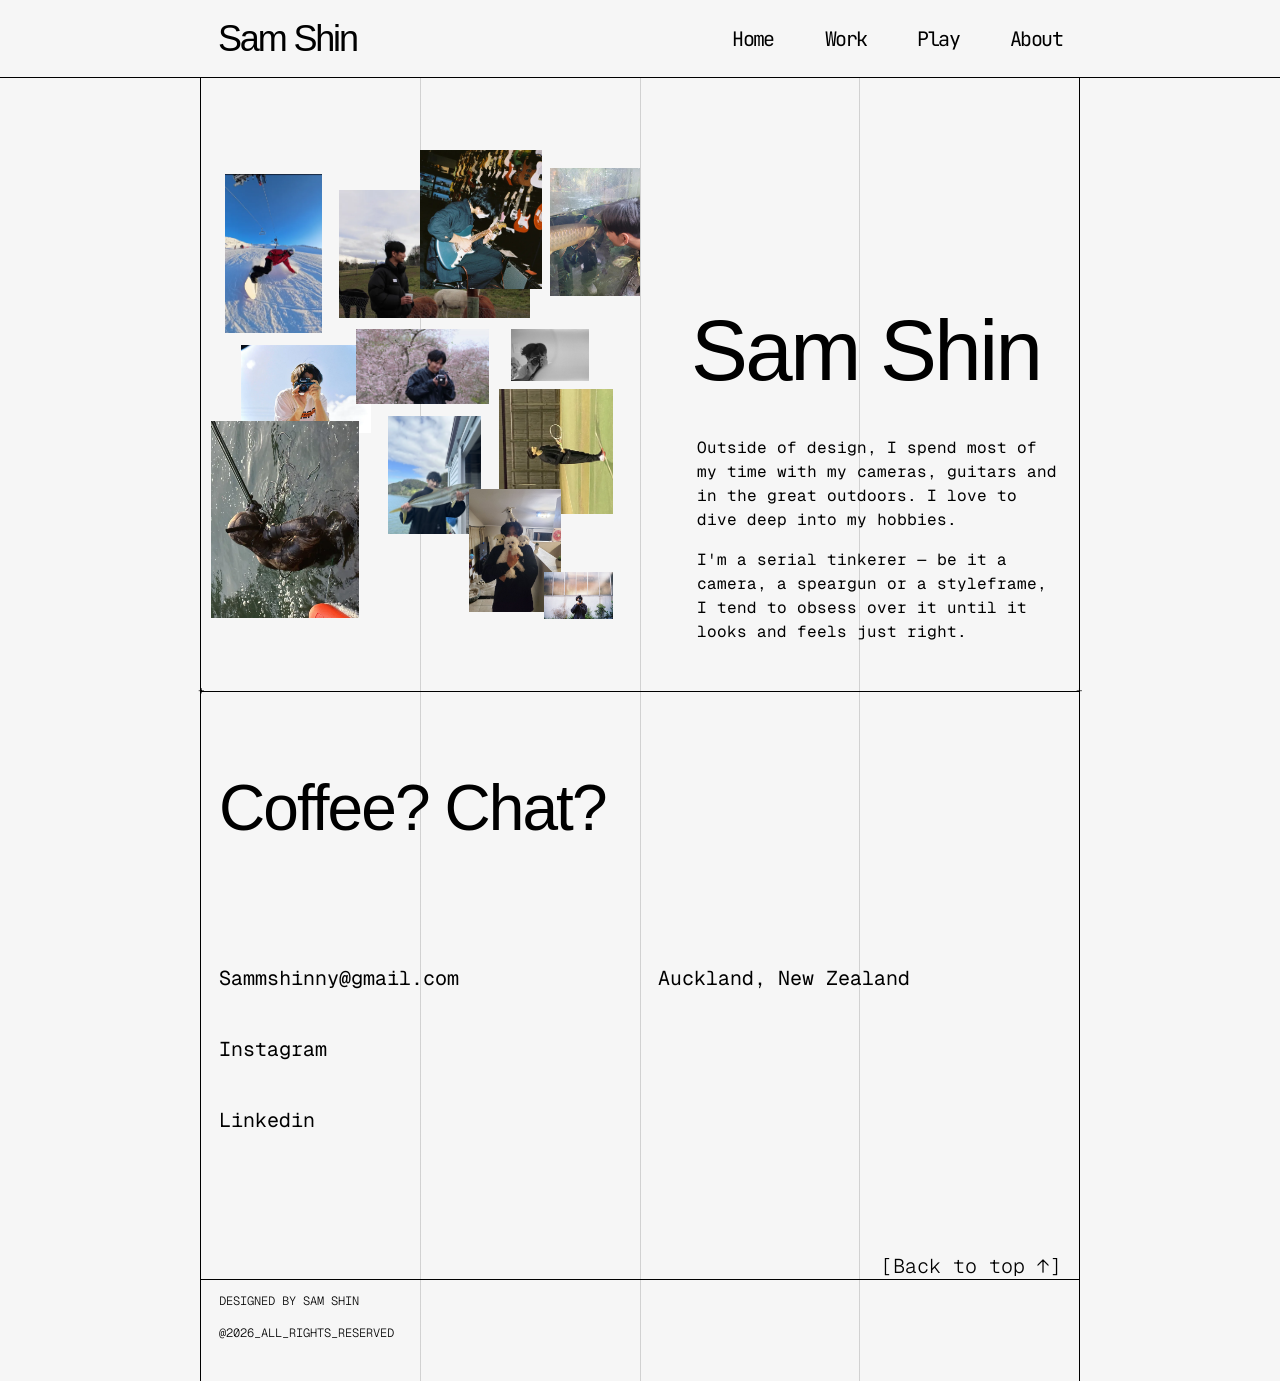
<file: about.html>
<!DOCTYPE html>
<html lang="en">
<head>
  <meta charset="UTF-8">
  <meta name="viewport" content="width=device-width, initial-scale=1.0">
  <title>About — Sam Shin</title>
  <link rel="preconnect" href="https://api.fontshare.com">
  <link href="https://api.fontshare.com/v2/css?f[]=switzer@300,400,500&display=swap" rel="stylesheet">
  <link rel="preconnect" href="https://fonts.googleapis.com">
  <link rel="preconnect" href="https://fonts.gstatic.com" crossorigin>
  <link href="https://fonts.googleapis.com/css2?family=Geist+Mono:wght@300;400&family=JetBrains+Mono:wght@400&display=swap" rel="stylesheet">
  <link rel="stylesheet" href="site.css">
  <link rel="stylesheet" href="about.css">
</head>
<body class="fluid">

  <!-- ── HEADER ── -->
  <header class="header">
    <a href="index.html" class="site-name">Sam Shin</a>
    <nav class="header-nav">
      <a href="index.html">Home</a>
      <a href="Work.html">Work</a>
      <a href="play.html">Play</a>
      <a href="about.html">About</a>
    </nav>
  </header>

  <!-- ── MAIN — 4-COLUMN GRID ──
       margin: 0 200px creates the outer rails.
       Grid lines via background-image (no overlay div).
  ── -->
  <main>

    <!-- ── ABOUT CONTENT ──
         All positions converted from 1920px Figma canvas to
         content-area space (1520px = viewport − 400px rails).
         left = Figma left − 200px rail.
         top  = Figma top  − 78px header (unchanged).
    ── -->
    <section class="about-section">

      <!-- The collage keeps its Figma pixel positions (760 x 1061) and is scaled
           to fit its column by fit.js; the text beside it is normal flowing text. -->
      <div class="about-collage-col">
      <div class="about-collage" data-fit="760" data-fit-always>

      <!-- Photo collage — left half (cols 1–2) -->

      <!-- Guitar: Figma left=580 → 380 -->
      <div class="about-photo" style="left:380px;top:124px;width:210px;height:242px;overflow:hidden;z-index:1">
        <img src="assets/about/guitar.webp" alt="Guitar"
             style="position:absolute;width:100.08%;height:129.86%;top:0;left:-0.04%;aspect-ratio:669/1000">
      </div>

      <!-- Snowboard: Figma left=242 → 42 -->
      <div class="about-photo" style="left:42px;top:166px;width:167px;height:275px;overflow:hidden">
        <img src="assets/about/snowboard.webp" alt="Snowboard"
             style="position:absolute;width:100%;height:131.04%;top:-11.08%;left:0;aspect-ratio:462/1000">
      </div>

      <!-- Alpaca: Figma left=439 → 239 -->
      <div class="about-photo" style="left:239px;top:194px;width:331px;height:221px">
        <img style="aspect-ratio:1000/667" src="assets/about/alpaca.webp" alt="Alpaca">
      </div>

      <!-- Fish: Figma left=805 → 605 -->
      <div class="about-photo" style="left:605px;top:156px;width:166px;height:221px">
        <img style="aspect-ratio:756/1008" src="assets/about/fish.png" alt="Fish">
      </div>

      <!-- Camera4: Figma left=269 → 69 -->
      <div class="about-photo" style="left:69px;top:462px;width:226px;height:152px">
        <img style="aspect-ratio:1000/669" src="assets/about/camera4.webp" alt="Camera">
      </div>

      <!-- Camera1: Figma left=469 → 269 -->
      <div class="about-photo" style="left:269px;top:435px;width:229px;height:129px">
        <img style="aspect-ratio:1138/640" src="assets/about/camera1.png" alt="Camera">
      </div>

      <!-- Camera3: Figma left=737 → 537 -->
      <div class="about-photo" style="left:537px;top:435px;width:135px;height:89px">
        <img style="aspect-ratio:1000/663" src="assets/about/camera3.webp" alt="Camera">
      </div>

      <!-- Kingfish: Figma left=523 → 323 -->
      <div class="about-photo" style="left:323px;top:585px;width:162px;height:205px">
        <img style="aspect-ratio:794/1000" src="assets/about/kingfish.webp" alt="Kingfish">
      </div>

      <!-- Spearfishing: Figma left=218 → 18 -->
      <div class="about-photo" style="left:18px;top:594px;width:256px;height:341px">
        <img style="aspect-ratio:1000/750" src="assets/about/spearfishing.webp" alt="Spearfishing">
      </div>

      <!-- Tennis: Figma left=716 → 516 -->
      <div class="about-photo" style="left:516px;top:538px;width:198px;height:217px;overflow:hidden">
        <img src="assets/about/tennis.webp" alt="Tennis"
             style="position:absolute;width:100%;height:121.45%;top:-21.38%;left:0;aspect-ratio:1000/750">
      </div>

      <!-- Bori: Figma left=664 → 464 -->
      <div class="about-photo" style="left:464px;top:711px;width:160px;height:213px">
        <img style="aspect-ratio:1284/1712" src="assets/about/bori.png" alt="Bori">
      </div>

      <!-- Camera2: Figma left=793 → 593 -->
      <div class="about-photo" style="left:593px;top:856px;width:121px;height:81px">
        <img style="aspect-ratio:1000/665" src="assets/about/camera2.webp" alt="Camera">
      </div>

      <!-- Text — right half (cols 3–4) -->

      <!-- "Sam Shin": Figma left=1048 → 848 -->
      </div>
      </div>

      <div class="about-text">
      <p class="about-name">Sam Shin</p>

      <!-- Bio: Figma left=1054 → 854 -->
      <div class="about-desc t-mono-regular">
        <p>Outside of design, I spend most of my time with my cameras, guitars and in the great outdoors. I love to dive deep into my hobbies.</p>
        <p>I'm a serial tinkerer — be it a camera, a speargun or a styleframe, I tend to obsess over it until it looks and feels just right.</p>
      </div>
      </div>

    </section>

    <!-- ── FOOTER ── -->
    <div class="section-divider">
      <div class="divider-mark divider-mark--left"  aria-hidden="true"></div>
      <div class="divider-mark divider-mark--right" aria-hidden="true"></div>
    </div>

    <footer class="footer mt-xl">

      <p class="footer-headline t-switzer-medium">Coffee? Chat?</p>

      <div class="footer-cols mt-2xl">
        <div class="footer-left">
          <a class="footer-contact t-mono-regular" href="mailto:sammshinny@gmail.com">Sammshinny@gmail.com</a>
          <a class="footer-contact t-mono-regular" href="https://www.instagram.com/sam_sam_sam_shin/" target="_blank" rel="noopener">Instagram</a>
          <a class="footer-contact t-mono-regular" href="https://www.linkedin.com/in/sam-shin-731513104/" target="_blank" rel="noopener">Linkedin</a>
        </div>
        <div class="footer-right">
          <p class="footer-contact t-mono-regular">Auckland, New Zealand</p>
        </div>
      </div>

      <div class="footer-btt mt-2xl">
        <a class="back-to-top t-mono-light" href="#">[Back to top ↑]</a>
      </div>

    </footer>

    <div class="section-divider"></div>

    <div class="footer-credits t-mono-light">
      <p>DESIGNED BY SAM SHIN</p>
      <p>@2026_ALL_RIGHTS_RESERVED</p>
    </div>

  </main>

<script>
  var btt = document.querySelector('.back-to-top');
  if (btt) btt.addEventListener('click', function (e) {
    e.preventDefault();
    window.scrollTo({ top: 0, behavior: 'smooth' });
  });
</script>
<script src="fit.js"></script>
</body>
</html>
</file>
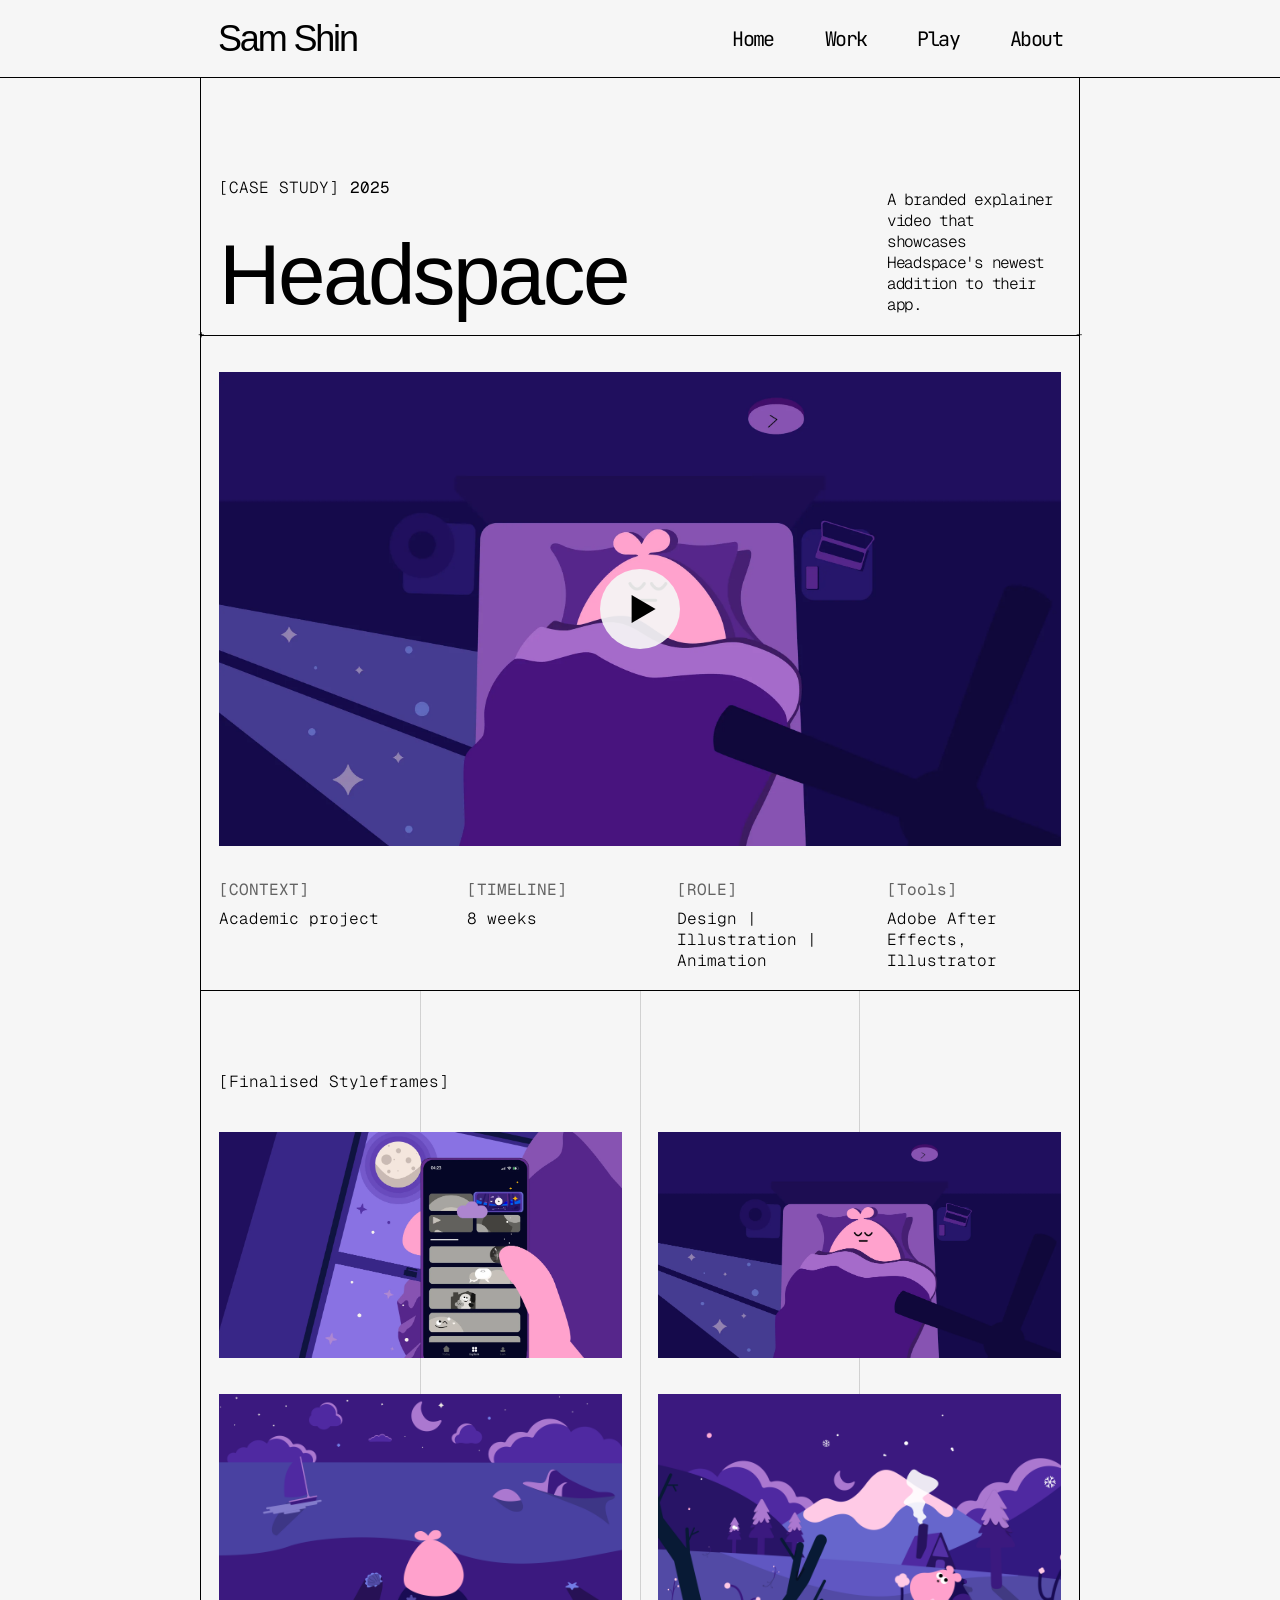
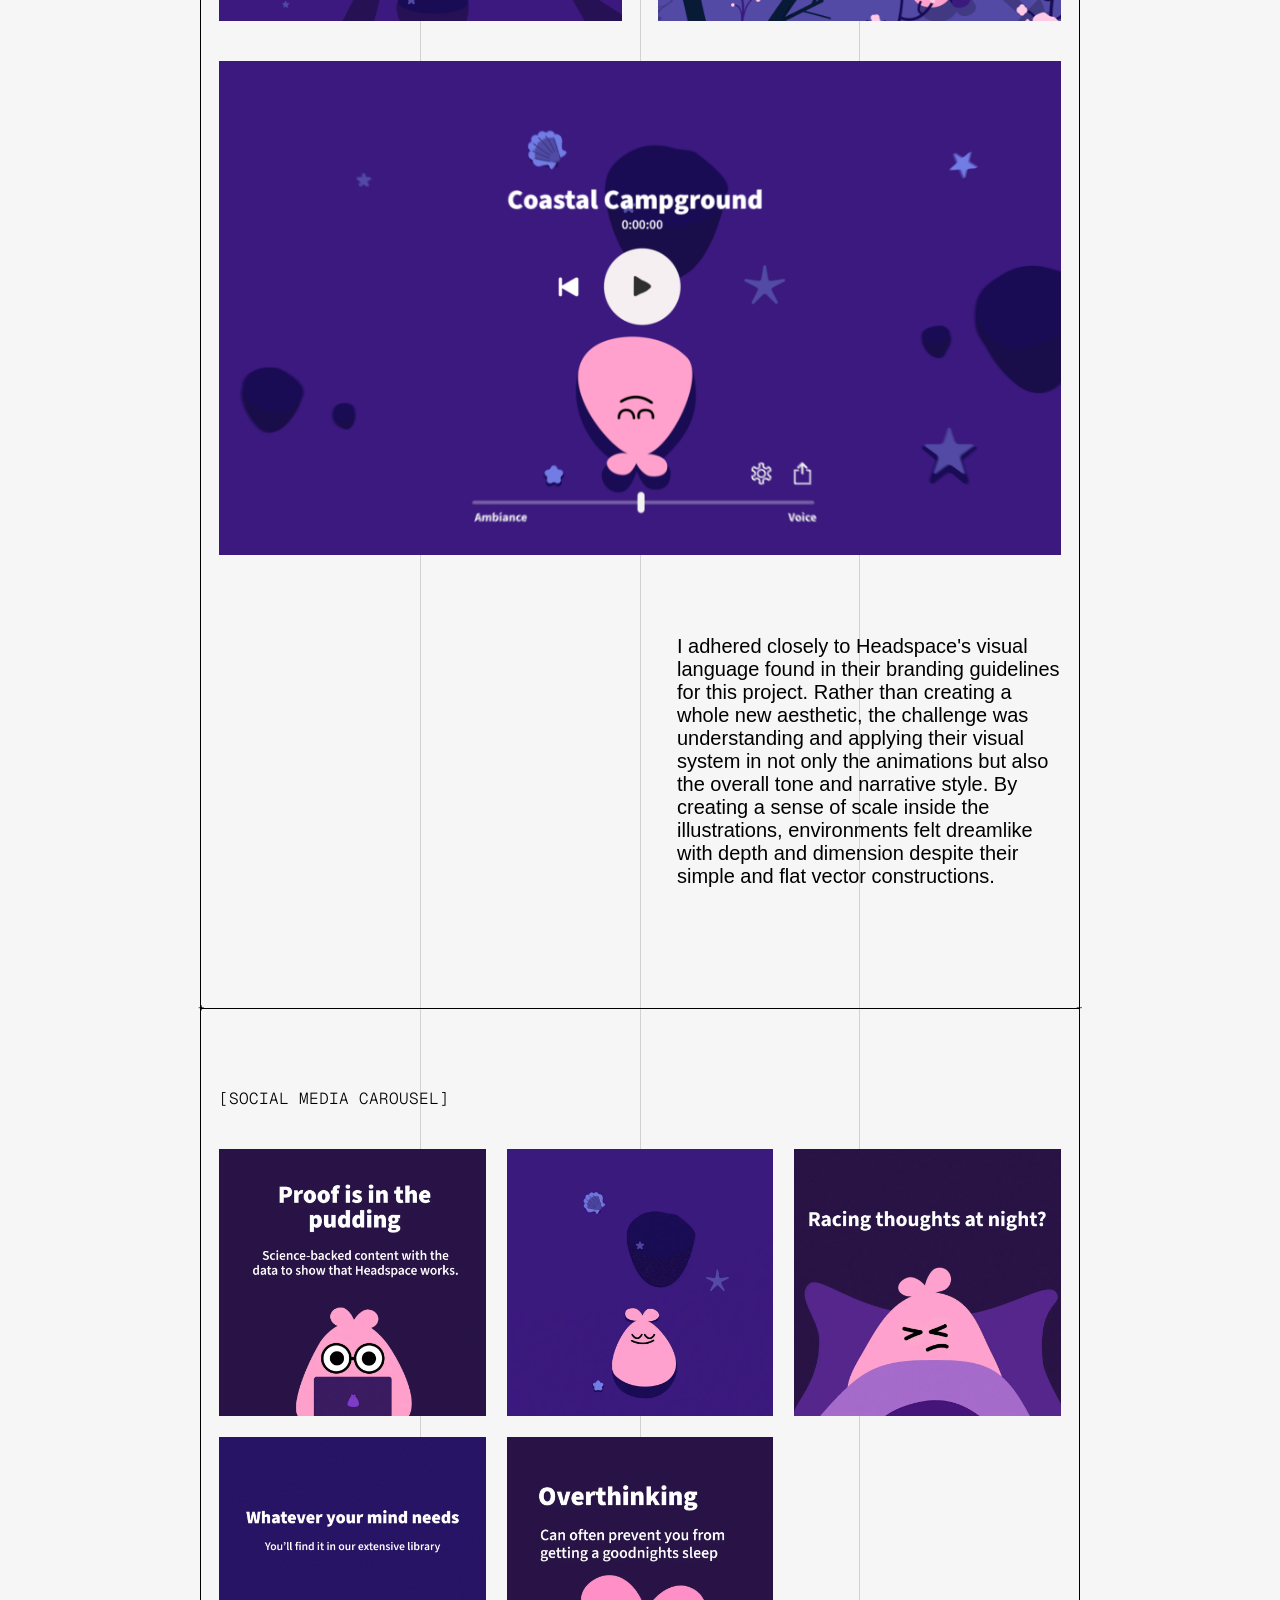
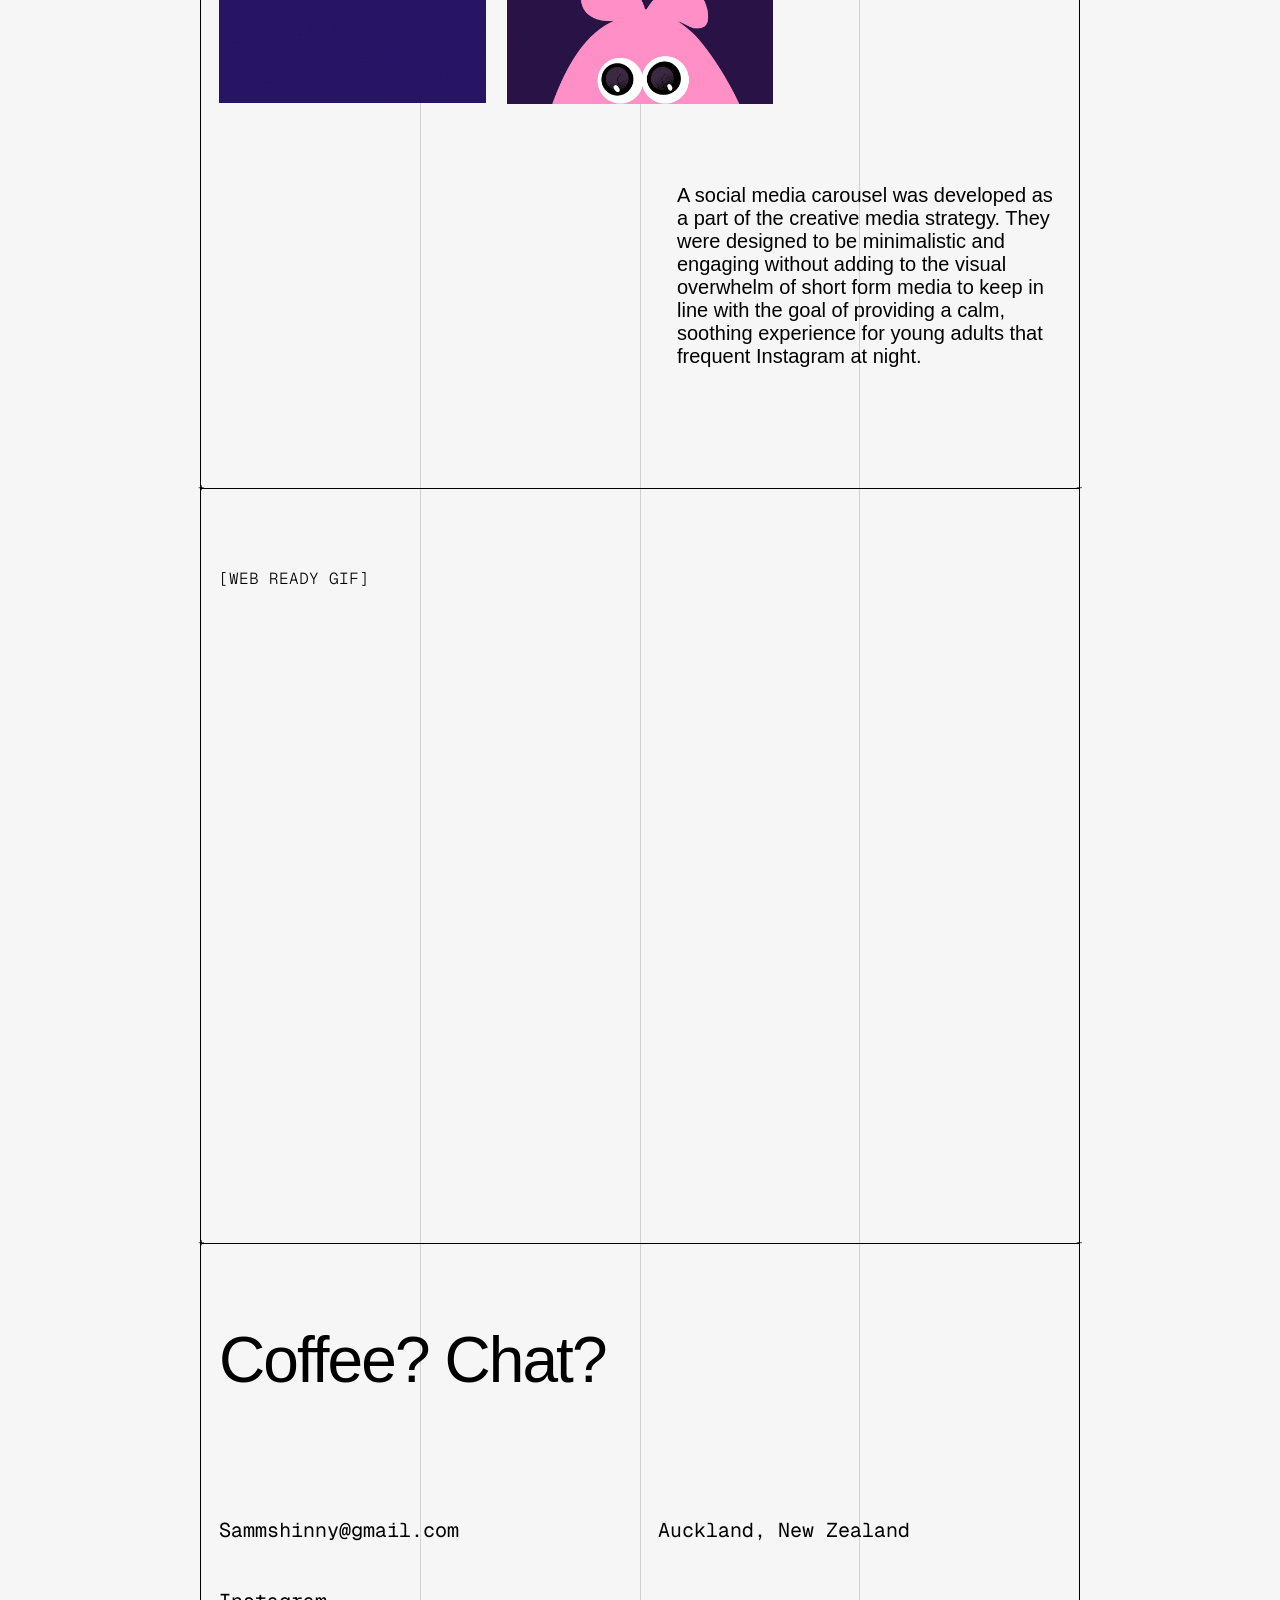
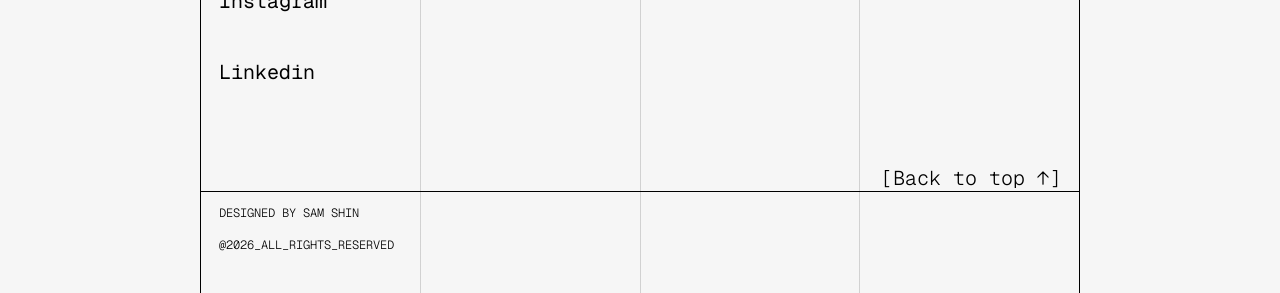
<file: headspace.html>
<!DOCTYPE html>
<html lang="en">
<head>
  <meta charset="UTF-8">
  <meta name="viewport" content="width=device-width, initial-scale=1.0">
  <title>Headspace — Case Study | Sam Shin</title>
  <link rel="preconnect" href="https://api.fontshare.com">
  <link href="https://api.fontshare.com/v2/css?f[]=switzer@300,400,500,600&display=swap" rel="stylesheet">
  <link rel="preconnect" href="https://fonts.googleapis.com">
  <link rel="preconnect" href="https://fonts.gstatic.com" crossorigin>
  <link href="https://fonts.googleapis.com/css2?family=Geist+Mono:wght@300;400&family=JetBrains+Mono:wght@400&display=swap" rel="stylesheet">
  <link rel="stylesheet" href="site.css">
  <link rel="stylesheet" href="headspace.css">
</head>
<body class="fluid">

  <!-- ═══════════════════════════════════════
       STICKY SITE HEADER (outside main grid)
  ═══════════════════════════════════════ -->
  <header class="header">
    <a href="index.html" class="site-name">Sam Shin</a>
    <nav class="header-nav">
      <a href="index.html">Home</a>
      <a href="Work.html">Work</a>
      <a href="play.html">Play</a>
      <a href="about.html">About</a>
    </nav>
  </header>

  <!-- ═══════════════════════════════════════
       MAIN — 4-COLUMN GRID
       padding: 0 200px creates the outer rails.
       All direct children use grid-column spans.
       No overlay div. No pixel margins for alignment.
  ═══════════════════════════════════════ -->
  <main>

    <!-- ── CASE STUDY HEADER BOX ──────────────
         Subgrid: title in cols 1–2, desc in col 4.
         Left/right borders = outer rail marks.
    ── -->
    <div class="cs-header">
      <!-- cols 1–2 -->
      <div class="cs-title-col">
        <div class="cs-date-row">
          <span class="t-mono-light">[CASE STUDY]</span>
          <span class="t-mono-regular">2025</span>
        </div>
        <p class="cs-title">Headspace</p>
      </div>
      <!-- col 3 is intentionally empty — subgrid leaves it blank -->
      <!-- col 4 -->
      <p class="cs-desc t-mono-light">A branded explainer video that showcases Headspace's newest addition to their app.</p>
      <div class="corner-cross corner-cross--left"  aria-hidden="true"></div>
      <div class="corner-cross corner-cross--right" aria-hidden="true"></div>
    </div>

    <!-- ── HERO VIDEO ──────────────────────────
         grid-column 1/-1 + padding 0 18px
         = 1484px wide video, inset 18px from each rail.
    ── -->
    <section class="hero-section mt-18">
      <div class="hero-media" id="hero-media">
        <video id="hero-video" poster="assets/landingpage/headspace_thumbnail.webp">
          <source src="assets/headspace/Headspace.mp4" type="video/mp4">
        </video>
        <button class="vid-center-play" id="vid-center-play" aria-label="Play"></button>
        <div class="vid-controls" id="vid-controls">
          <button class="vid-pp" id="vid-pp" data-state="paused" aria-label="Play/Pause"></button>
          <div class="vid-scrub" id="vid-scrub">
            <div class="vid-scrub-fill" id="vid-scrub-fill"></div>
          </div>
          <button class="vid-fs" id="vid-fs" aria-label="Fullscreen"></button>
        </div>
      </div>
    </section>

    <!-- ── Line 6: top horizontal rule of contextbox (grid system) ── -->
    <div class="section-divider mt-18" aria-hidden="true"></div>

    <!-- ── METADATA STRIP (Contextbox) ─────────
         Subgrid: 4 cols → 4 items, one per column.
         Left/right borders = outer rail continuation.
         Line 6 (above) and Line 22 (below) = section-dividers.
    ── -->
    <div class="meta-strip">
      <div class="meta-col"><!-- col 1 -->
        <p class="meta-label t-mono-regular">[CONTEXT]</p>
        <p class="meta-value t-mono-light">Academic project</p>
      </div>
      <div class="meta-col"><!-- col 2 -->
        <p class="meta-label t-mono-regular">[TIMELINE]</p>
        <p class="meta-value t-mono-light">8 weeks</p>
      </div>
      <div class="meta-col"><!-- col 3 -->
        <p class="meta-label t-mono-regular">[ROLE]</p>
        <p class="meta-value t-mono-light">Design | Illustration | Animation</p>
      </div>
      <div class="meta-col"><!-- col 4 -->
        <p class="meta-label t-mono-regular">[Tools]</p>
        <p class="meta-value t-mono-light">Adobe After Effects, Illustrator</p>
      </div>
    </div>

    <!-- ── Line 22: bottom horizontal rule of contextbox (grid system) ── -->
    <div class="section-divider" aria-hidden="true"></div>

    <!-- ── SECTION: FINALISED STYLEFRAMES ──────
         section-label → col 1 only
         gallery-2col  → cols 1–4 (nested 2-col grid)
         gallery-full  → cols 1–4 (full-width image)
         body-text-col → cols 3–4 (right half)
    ── -->
    <p class="section-label t-mono-light mt-xl">[Finalised Styleframes]</p>

    <div class="gallery-2col mt-md">
      <div class="gallery-img"><img style="aspect-ratio:2400/1350" loading="lazy" decoding="async" src="assets/headspace/Styleframe 4.webp" alt="Styleframe 4"></div>
      <div class="gallery-img"><img style="aspect-ratio:2400/1350" loading="lazy" decoding="async" src="assets/headspace/Styleframe 1.webp" alt="Styleframe 1"></div>
      <div class="gallery-img"><img style="aspect-ratio:1920/1080" loading="lazy" decoding="async" src="assets/headspace/Styleframe 6.png" alt="Styleframe 6"></div>
      <div class="gallery-img"><img style="aspect-ratio:1920/1080" loading="lazy" decoding="async" src="assets/headspace/Styleframe 7.png" alt="Styleframe 7"></div>
    </div>

    <div class="gallery-full mt-md">
      <img style="aspect-ratio:1920/1080" loading="lazy" decoding="async" src="assets/headspace/Styleframe 5.png" alt="Styleframe 5">
    </div>

    <div class="body-text-col mt-xl">
      <p class="t-switzer-light body-text">I adhered closely to Headspace's visual language found in their branding guidelines for this project. Rather than creating a whole new aesthetic, the challenge was understanding and applying their visual system in not only the animations but also the overall tone and narrative style. By creating a sense of scale inside the illustrations, environments felt dreamlike with depth and dimension despite their simple and flat vector constructions.</p>
    </div>

    <!-- ── SECTION: SOCIAL MEDIA CAROUSEL ──────
         carousel-3col → cols 1–4 (nested 3-col grid,
         5 items wrap naturally: 3 row 1, 2 row 2)
         body-text-col → cols 3–4
    ── -->
    <div class="section-divider mt-2xl">
      <div class="divider-mark divider-mark--left"  aria-hidden="true"></div>
      <div class="divider-mark divider-mark--right" aria-hidden="true"></div>
    </div>

    <p class="section-label t-mono-light mt-xl">[SOCIAL MEDIA CAROUSEL]</p>

    <div class="carousel-3col mt-md">
      <div class="carousel-cell"><video src="assets/headspace/Carousel 4.mp4" poster="assets/headspace/Carousel 4.poster.webp" muted loop playsinline preload="none" data-lazy-play aria-label="Carousel slide 1"></video></div>
      <div class="carousel-cell"><video src="assets/headspace/01 Carousel 2.mp4" poster="assets/headspace/01 Carousel 2.poster.webp" muted loop playsinline preload="none" data-lazy-play aria-label="Carousel slide 2"></video></div>
      <div class="carousel-cell"><video src="assets/headspace/01 Carousel.mp4" poster="assets/headspace/01 Carousel.poster.webp" muted loop playsinline preload="none" data-lazy-play aria-label="Carousel slide 3"></video></div>
      <div class="carousel-cell"><video src="assets/headspace/Carousel 3.mp4" poster="assets/headspace/Carousel 3.poster.webp" muted loop playsinline preload="none" data-lazy-play aria-label="Carousel slide 4"></video></div>
      <div class="carousel-cell"><video src="assets/headspace/Carousel 2.mp4" poster="assets/headspace/Carousel 2.poster.webp" muted loop playsinline preload="none" data-lazy-play aria-label="Carousel slide 5"></video></div>
    </div>

    <div class="body-text-col mt-xl">
      <p class="t-switzer-light body-text">A social media carousel was developed as a part of the creative media strategy. They were designed to be minimalistic and engaging without adding to the visual overwhelm of short form media to keep in line with the goal of providing a calm, soothing experience for young adults that frequent Instagram at night.</p>
    </div>

    <!-- ── SECTION: WEB READY GIF ───────────────
         browser-wrap → cols 1–4 + 18px side padding
         = 1484px wide mockup, same width as hero
    ── -->
    <div class="section-divider mt-2xl">
      <div class="divider-mark divider-mark--left"  aria-hidden="true"></div>
      <div class="divider-mark divider-mark--right" aria-hidden="true"></div>
    </div>

    <p class="section-label t-mono-light mt-xl">[WEB READY GIF]</p>

    <div class="gallery-full mt-md">
      <video src="assets/headspace/webreadygif.mp4" muted loop playsinline preload="none" data-lazy-play></video>
    </div>

    <!-- ── FOOTER (inside main grid) ──────────
         section-dividers span 1/-1, matching every
         other horizontal rule on the page.
         footer + footer-credits use grid-column 1/-1
         + 18px padding, same as all content sections.
    ── -->
    <div class="section-divider mt-2xl">
      <div class="divider-mark divider-mark--left"  aria-hidden="true"></div>
      <div class="divider-mark divider-mark--right" aria-hidden="true"></div>
    </div>

    <footer class="footer mt-xl">
      <p class="footer-headline t-switzer-medium">Coffee? Chat?</p>
      <div class="footer-cols mt-2xl">
        <div class="footer-left">
          <a class="footer-contact t-mono-regular" href="mailto:sammshinny@gmail.com">Sammshinny@gmail.com</a>
          <a class="footer-contact t-mono-regular" href="https://www.instagram.com/sam_sam_sam_shin/" target="_blank" rel="noopener">Instagram</a>
          <a class="footer-contact t-mono-regular" href="https://www.linkedin.com/in/sam-shin-731513104/" target="_blank" rel="noopener">Linkedin</a>
        </div>
        <div class="footer-right">
          <p class="footer-contact t-mono-regular">Auckland, New Zealand</p>
        </div>
      </div>
      <div class="footer-btt mt-xl">
        <a class="back-to-top" href="#">[Back to top ↑]</a>
      </div>
    </footer>

    <div class="section-divider"></div>

    <div class="footer-credits t-mono-light">
      <p>DESIGNED BY SAM SHIN</p>
      <p>@2026_ALL_RIGHTS_RESERVED</p>
    </div>

  </main>

  <div id="custom-cursor" class="custom-cursor">CLICK</div>

  <script>
  (function () {

    /* ── Custom video player ── */
    (function () {
      var media      = document.getElementById('hero-media');
      var video      = document.getElementById('hero-video');
      var pp         = document.getElementById('vid-pp');
      var scrub      = document.getElementById('vid-scrub');
      var fill       = document.getElementById('vid-scrub-fill');
      var fs         = document.getElementById('vid-fs');
      var centerPlay = document.getElementById('vid-center-play');
      if (!video || !media) return;

      function setPlaying(p) {
        pp.setAttribute('data-state', p ? 'playing' : 'paused');
        media.classList.toggle('vid-playing', p);
      }
      function togglePlay() { video.paused ? video.play() : video.pause(); }

      video.addEventListener('click',      function (e) { e.stopPropagation(); togglePlay(); });
      pp.addEventListener('click',         function (e) { e.stopPropagation(); togglePlay(); });
      centerPlay.addEventListener('click', function (e) { e.stopPropagation(); togglePlay(); });
      video.addEventListener('play',       function () { setPlaying(true);  });
      video.addEventListener('pause',      function () { setPlaying(false); });
      video.addEventListener('ended',      function () { setPlaying(false); video.load(); });
      video.addEventListener('timeupdate', function () {
        if (video.duration) fill.style.width = (video.currentTime / video.duration * 100) + '%';
      });

      var dragging = false;
      function scrubTo(e) {
        var r = scrub.getBoundingClientRect();
        video.currentTime = Math.max(0, Math.min(1, (e.clientX - r.left) / r.width)) * (video.duration || 0);
      }
      scrub.addEventListener('mousedown', function (e) { e.stopPropagation(); dragging = true; scrubTo(e); });
      document.addEventListener('mousemove', function (e) { if (dragging) scrubTo(e); });
      document.addEventListener('mouseup',   function ()  { dragging = false; });
      fs.addEventListener('click', function (e) {
        e.stopPropagation();
        (video.requestFullscreen || video.webkitRequestFullscreen || video.mozRequestFullScreen).call(video);
      });
    }());

    /* ── Inner grid lines: start at bottom of Line 22 (section-divider after meta-strip) ── */
    (function () {
      var mainEl  = document.querySelector('main');
      var line22  = document.querySelector('.meta-strip + .section-divider');
      var fallback = document.querySelector('.meta-strip');
      var refEl   = line22 || fallback;
      if (!mainEl || !refEl) return;
      function setInnerLineStart() {
        var mainTop = mainEl.getBoundingClientRect().top + window.scrollY;
        var refBot  = refEl.getBoundingClientRect().bottom + window.scrollY;
        mainEl.style.setProperty('--inner-line-start', (refBot - mainTop) + 'px');
      }
      setInnerLineStart();
      window.addEventListener('resize', setInnerLineStart);
    }());

    /* ── Back to top ── */
    var btt = document.querySelector('.back-to-top');
    if (btt) btt.addEventListener('click', function (e) {
      e.preventDefault();
      window.scrollTo({ top: 0, behavior: 'smooth' });
    });

  }());
  </script>
<script src="lazy.js" defer></script>
</body>
</html>
</file>
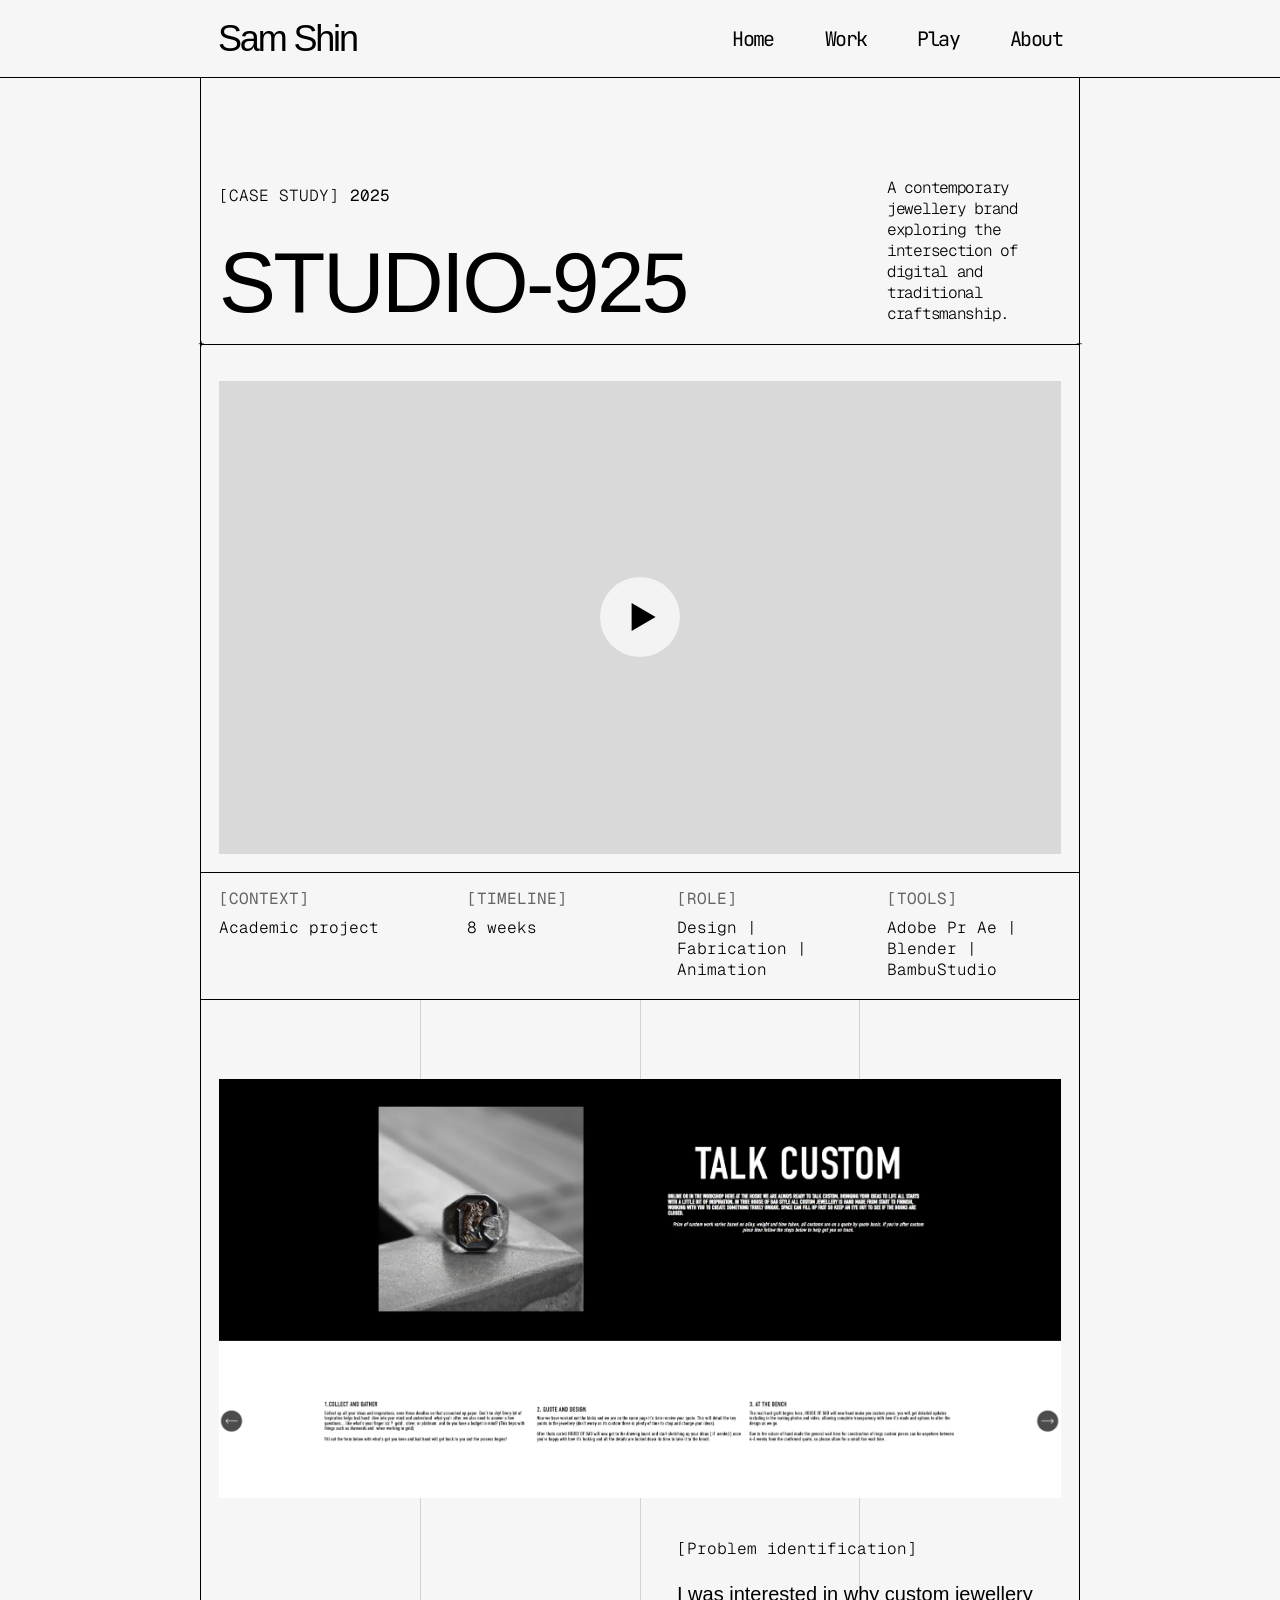
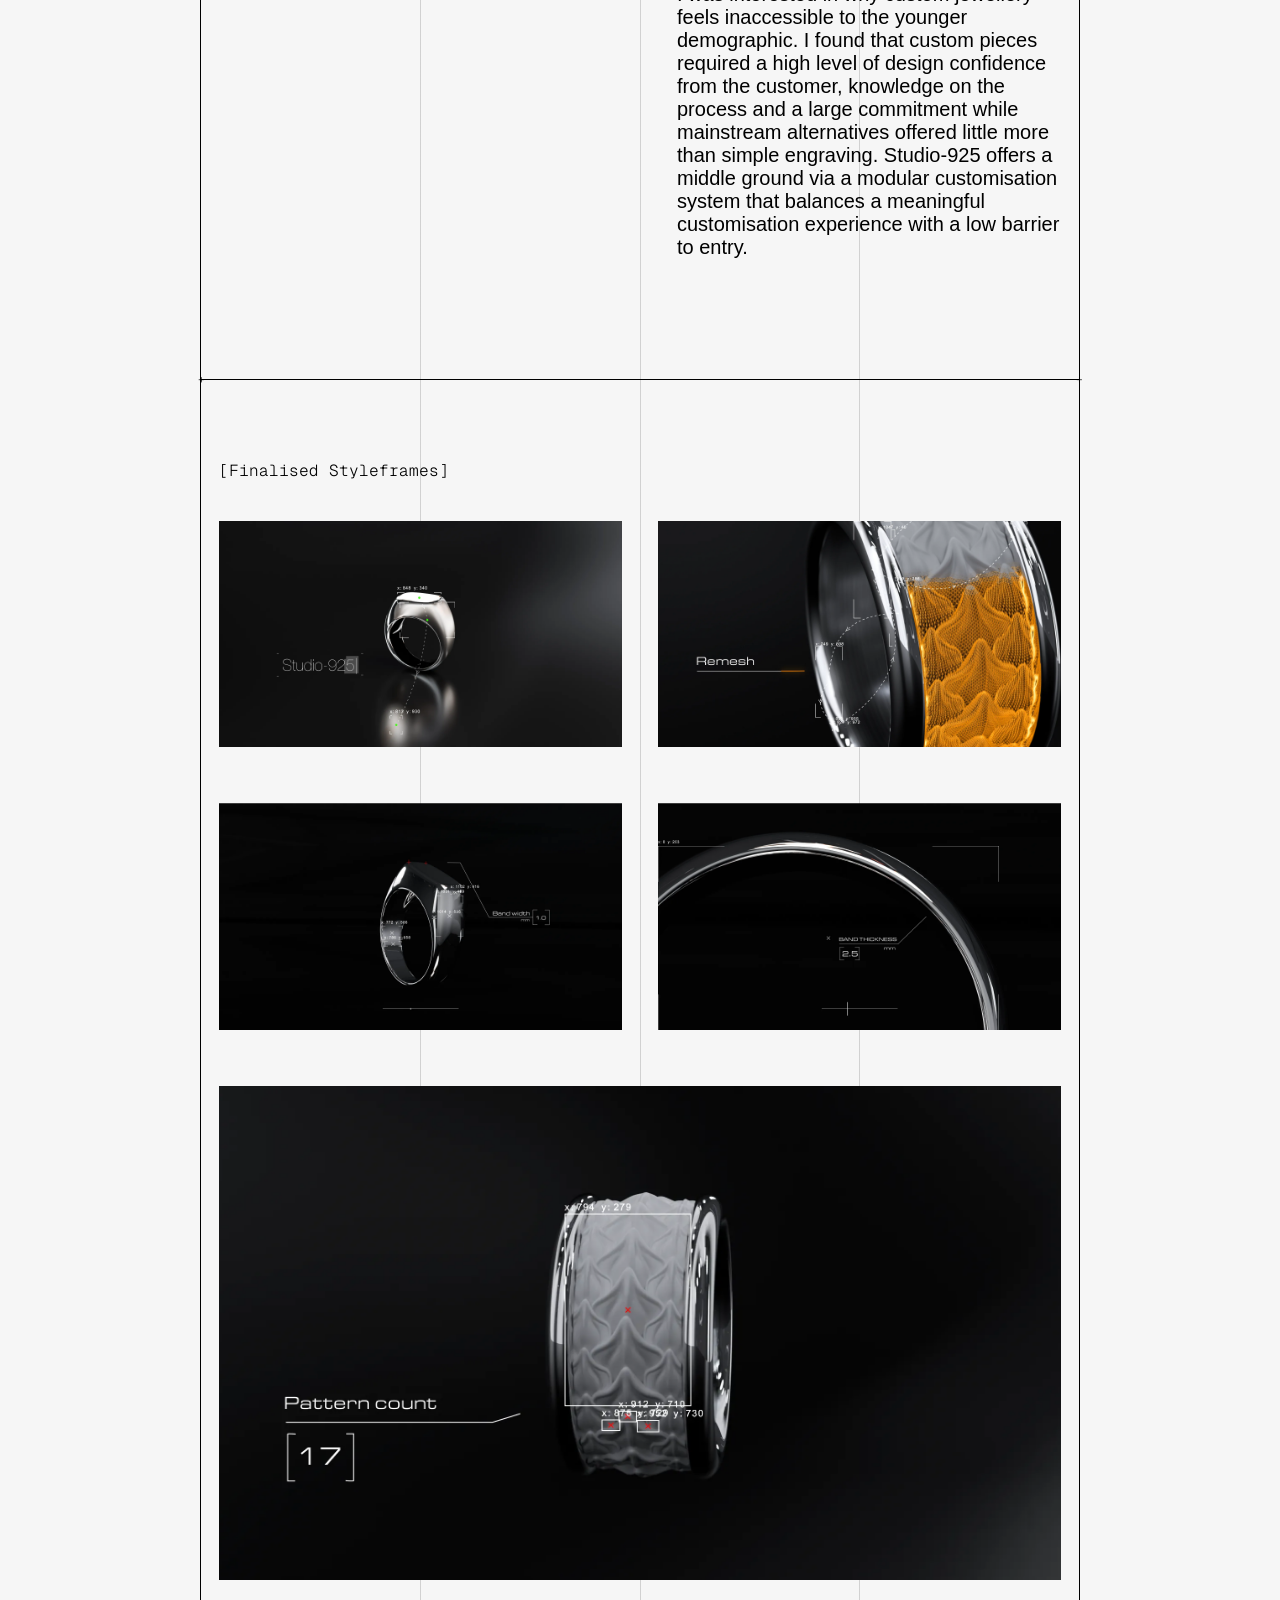
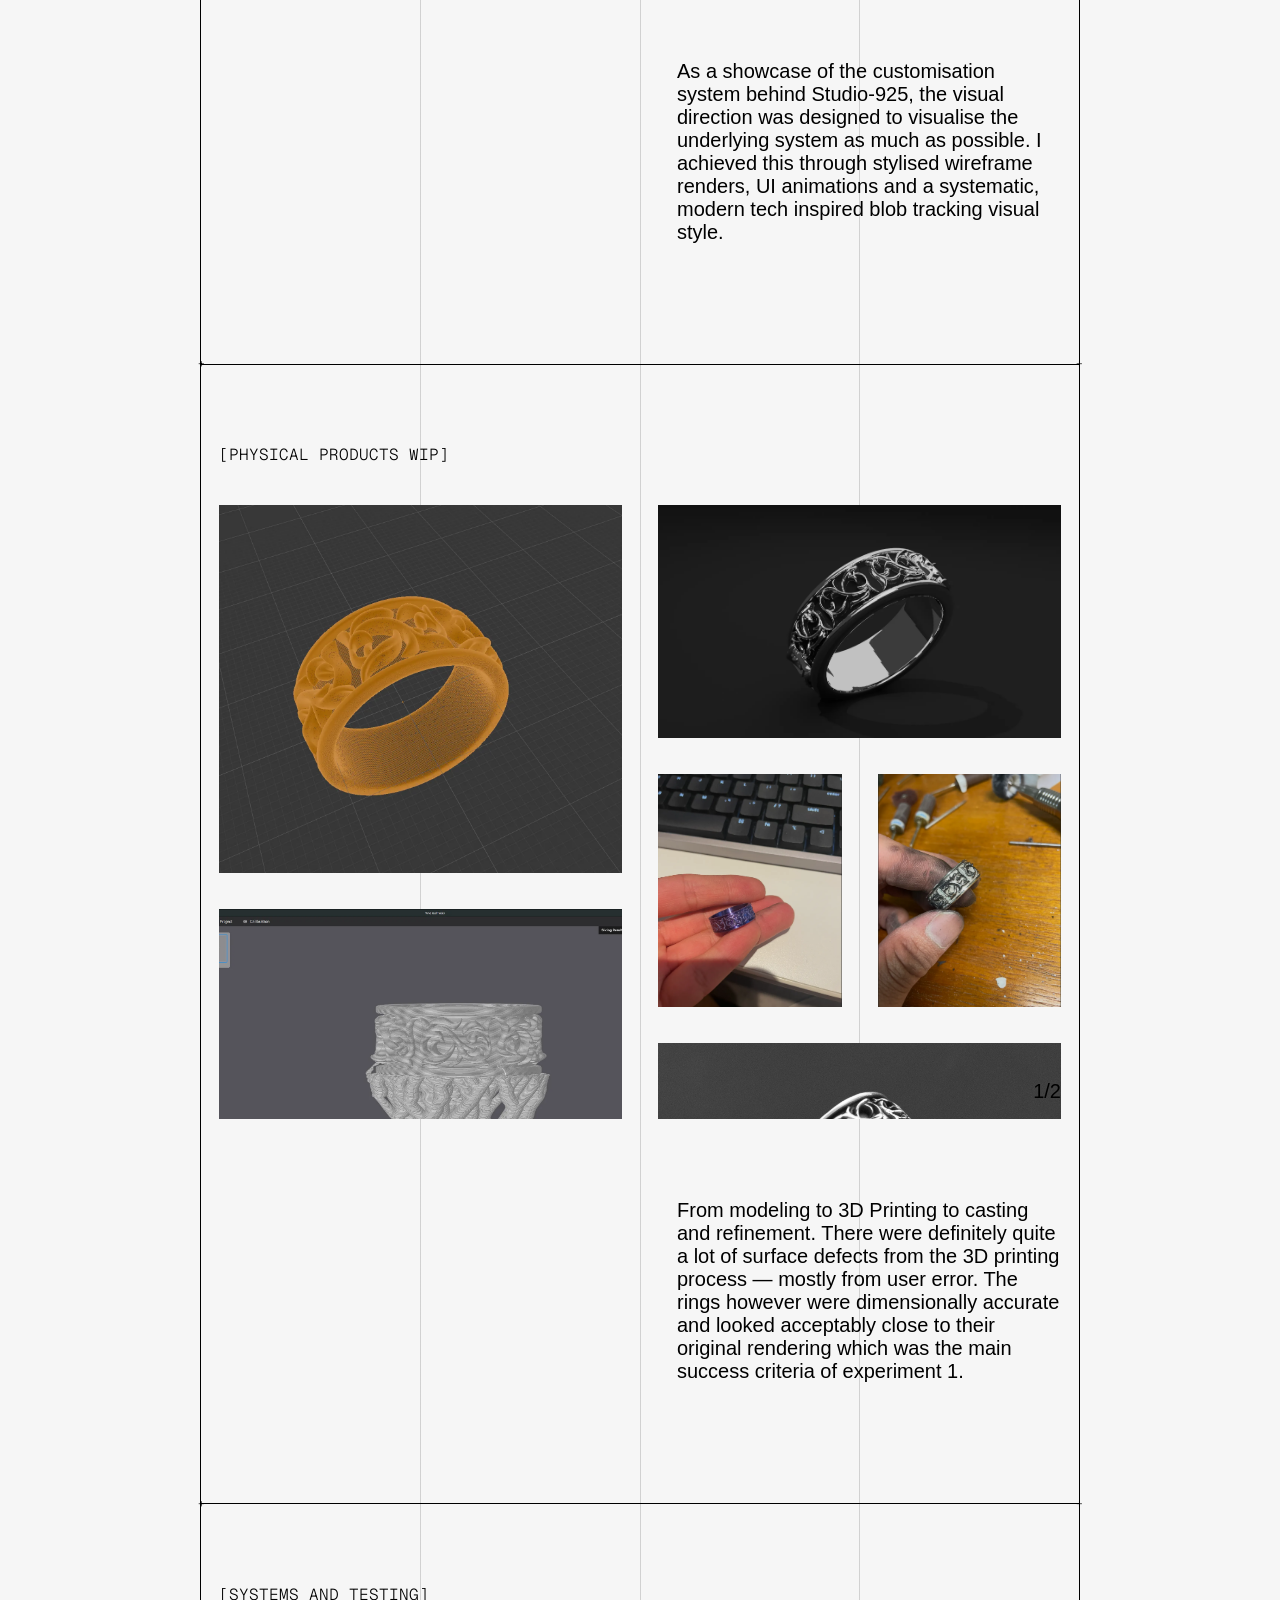
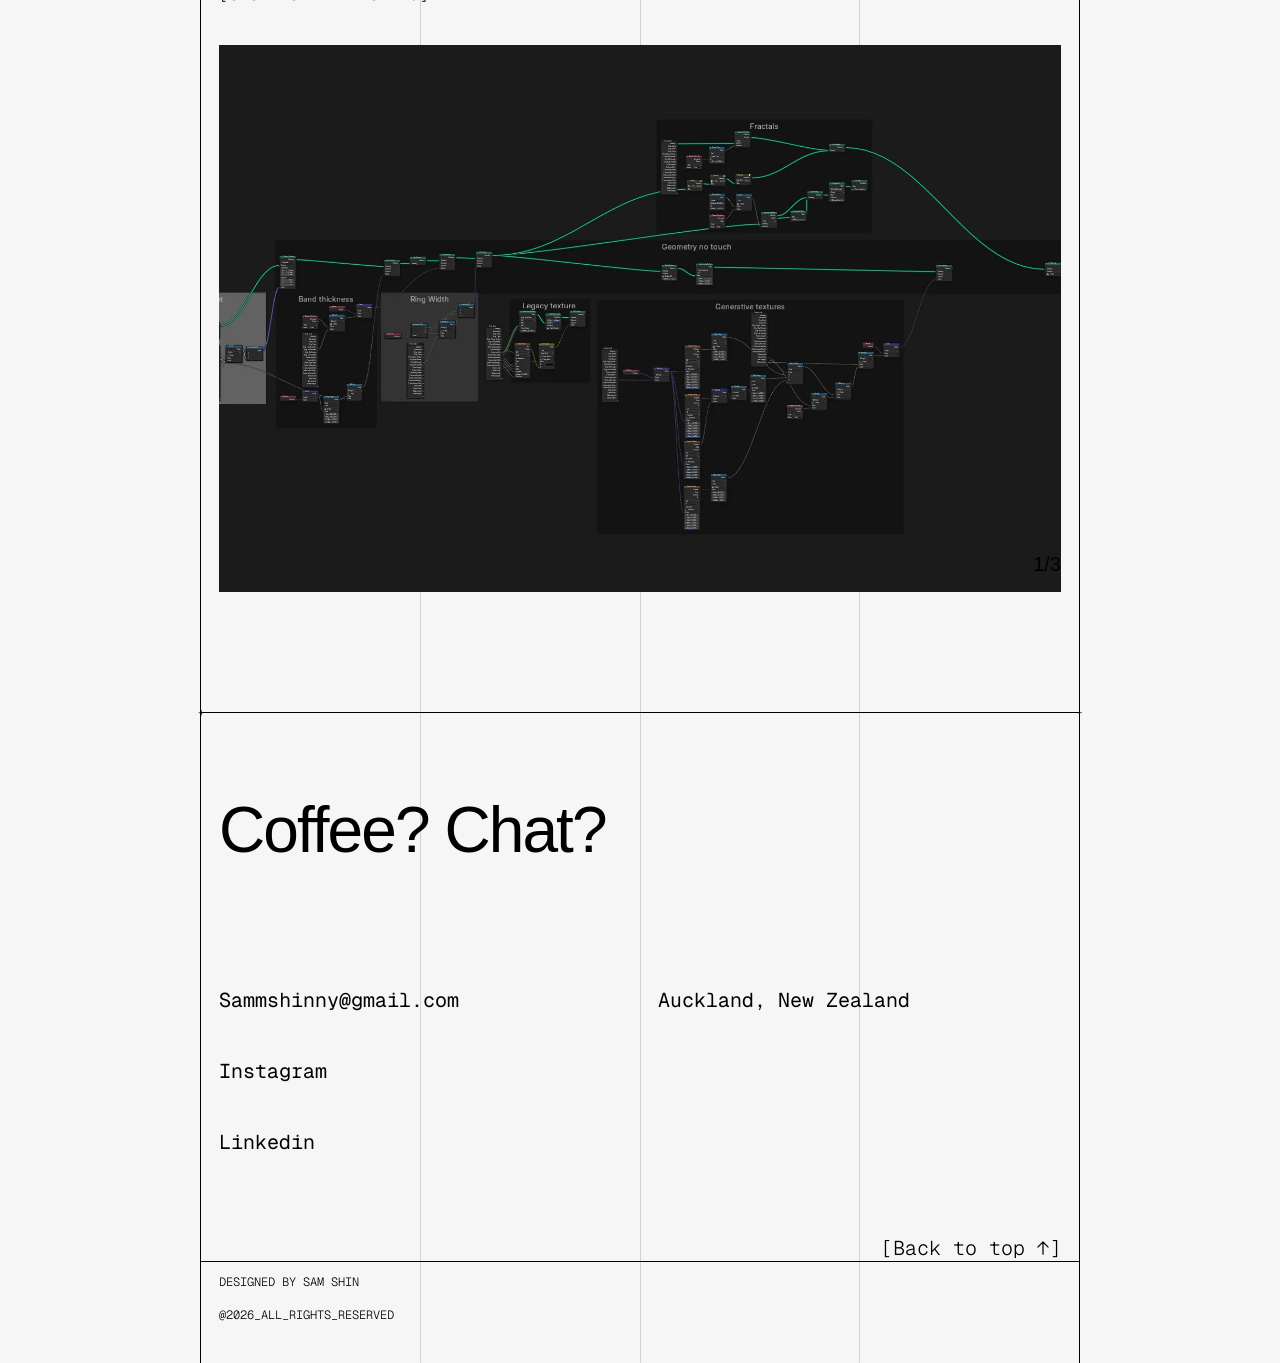
<file: studio925.html>
<!DOCTYPE html>
<html lang="en">
<head>
  <meta charset="UTF-8">
  <meta name="viewport" content="width=device-width, initial-scale=1.0">
  <title>Studio 925 — Case Study | Sam Shin</title>
  <link rel="preconnect" href="https://api.fontshare.com">
  <link href="https://api.fontshare.com/v2/css?f[]=switzer@300,400,500,600&display=swap" rel="stylesheet">
  <link rel="preconnect" href="https://fonts.googleapis.com">
  <link rel="preconnect" href="https://fonts.gstatic.com" crossorigin>
  <link href="https://fonts.googleapis.com/css2?family=Geist+Mono:wght@300;400&family=JetBrains+Mono:wght@400&display=swap" rel="stylesheet">
  <link rel="stylesheet" href="site.css">
  <link rel="stylesheet" href="studio925.css">
</head>
<body class="fluid">

  <!-- ═══════════════════════════════════════
       STICKY SITE HEADER (outside main grid)
  ═══════════════════════════════════════ -->
  <header class="header">
    <a href="index.html" class="site-name">Sam Shin</a>
    <nav class="header-nav">
      <a href="index.html">Home</a>
      <a href="Work.html">Work</a>
      <a href="play.html">Play</a>
      <a href="about.html">About</a>
    </nav>
  </header>

  <!-- ═══════════════════════════════════════
       MAIN — 4-COLUMN GRID
  ═══════════════════════════════════════ -->
  <main>

    <!-- ── CASE STUDY HEADER BOX ── -->
    <div class="cs-header">
      <div class="cs-title-col">
        <div class="cs-date-row">
          <span class="t-mono-light">[CASE STUDY]</span>
          <span class="t-mono-regular">2025</span>
        </div>
        <p class="cs-title">STUDIO-925</p>
      </div>
      <!-- col 3 intentionally empty -->
      <p class="cs-desc t-mono-light">A contemporary jewellery brand exploring the intersection of digital and traditional craftsmanship.</p>
      <div class="corner-cross corner-cross--left"  aria-hidden="true"></div>
      <div class="corner-cross corner-cross--right" aria-hidden="true"></div>
    </div>

    <!-- ── HERO VIDEO ── -->
    <section class="hero-section mt-18">
      <div class="hero-media" id="hero-media">
        <video id="hero-video">
          <source src="assets/studio925/studio925finalsound.mp4" type="video/mp4">
        </video>
        <button class="vid-center-play" id="vid-center-play" aria-label="Play"></button>
        <div class="vid-controls" id="vid-controls">
          <button class="vid-pp" id="vid-pp" data-state="paused" aria-label="Play/Pause"></button>
          <div class="vid-scrub" id="vid-scrub">
            <div class="vid-scrub-fill" id="vid-scrub-fill"></div>
          </div>
          <button class="vid-fs" id="vid-fs" aria-label="Fullscreen"></button>
        </div>
      </div>
    </section>

    <div class="section-divider mt-18" aria-hidden="true"></div>

    <!-- ── METADATA STRIP ── -->
    <div class="meta-strip">
      <div class="meta-col">
        <p class="meta-label t-mono-regular">[CONTEXT]</p>
        <p class="meta-value t-mono-light">Academic project</p>
      </div>
      <div class="meta-col">
        <p class="meta-label t-mono-regular">[TIMELINE]</p>
        <p class="meta-value t-mono-light">8 weeks</p>
      </div>
      <div class="meta-col">
        <p class="meta-label t-mono-regular">[ROLE]</p>
        <p class="meta-value t-mono-light">Design | Fabrication | Animation</p>
      </div>
      <div class="meta-col">
        <p class="meta-label t-mono-regular">[TOOLS]</p>
        <p class="meta-value t-mono-light">Adobe Pr Ae | Blender | BambuStudio</p>
      </div>
    </div>

    <div class="section-divider" aria-hidden="true"></div>

    <!-- ── TALK CUSTOM — full-width image, no section label ── -->
    <div class="gallery-wide mt-xl">
      <img style="aspect-ratio:2011/960" loading="lazy" decoding="async" src="assets/studio925/talkcustom.webp" alt="Talk Custom — Studio 925 ordering interface">
    </div>

    <!-- ── [Problem identification] — cols 3–4 ── -->
    <p class="section-label-right t-mono-light mt-md">[Problem identification]</p>

    <div class="body-text-col mt-sm">
      <p class="t-switzer-light body-text">I was interested in why custom jewellery feels inaccessible to the younger demographic. I found that custom pieces required a high level of design confidence from the customer, knowledge on the process and a large commitment while mainstream alternatives offered little more than simple engraving. Studio-925 offers a middle ground via a modular customisation system that balances a meaningful customisation experience with a low barrier to entry.</p>
    </div>

    <!-- ── SECTION: FINALISED STYLEFRAMES ── -->
    <div class="section-divider mt-2xl">
      <div class="divider-mark divider-mark--left"  aria-hidden="true"></div>
      <div class="divider-mark divider-mark--right" aria-hidden="true"></div>
    </div>

    <p class="section-label t-mono-light mt-xl">[Finalised Styleframes]</p>

    <div class="gallery-2col mt-md">
      <div class="gallery-img"><img style="aspect-ratio:1920/1080" loading="lazy" decoding="async" src="assets/studio925/1.webp" alt="Styleframe 1"></div>
      <div class="gallery-img"><img style="aspect-ratio:1920/1080" loading="lazy" decoding="async" src="assets/studio925/8.webp" alt="Styleframe 8"></div>
    </div>

    <div class="gallery-2col mt-lg">
      <div class="gallery-img"><img style="aspect-ratio:1920/1080" loading="lazy" decoding="async" src="assets/studio925/5.webp" alt="Styleframe 5"></div>
      <div class="gallery-img"><img style="aspect-ratio:1920/1080" loading="lazy" decoding="async" src="assets/studio925/6.webp" alt="Styleframe 6"></div>
    </div>

    <div class="gallery-full mt-lg">
      <img style="aspect-ratio:1920/1080" loading="lazy" decoding="async" src="assets/studio925/7.webp" alt="Styleframe 7">
    </div>

    <div class="body-text-col mt-xl">
      <p class="t-switzer-light body-text">As a showcase of the customisation system behind Studio-925, the visual direction was designed to visualise the underlying system as much as possible. I achieved this through stylised wireframe renders, UI animations and a systematic, modern tech inspired blob tracking visual style.</p>
    </div>

    <!-- ── SECTION: PHYSICAL PRODUCTS WIP — 2-slide click-to-advance ── -->
    <div class="section-divider mt-2xl">
      <div class="divider-mark divider-mark--left"  aria-hidden="true"></div>
      <div class="divider-mark divider-mark--right" aria-hidden="true"></div>
    </div>

    <p class="section-label t-mono-light mt-xl">[PHYSICAL PRODUCTS WIP]</p>

    <div class="content-slider mt-md" id="slider-physical" style="aspect-ratio: 1484/1082">
      <div class="slider-track" id="slider-physical-track">

        <!-- Slide 1: Vine ring iteration -->
        <div class="slide-cell">
          <div class="slide-cols">
            <div class="slide-col">
              <div class="slide-img"><img style="aspect-ratio:1920/1080" loading="lazy" decoding="async" src="assets/studio925/wireframevine.webp" alt="Vine ring wireframe"></div>
              <div class="slide-img"><img style="aspect-ratio:2400/1350" loading="lazy" decoding="async" src="assets/studio925/vineringprint.webp"  alt="Vine ring print file"></div>
            </div>
            <div class="slide-col">
              <div class="slide-img"><img style="aspect-ratio:1920/1080" loading="lazy" decoding="async" src="assets/studio925/vineringrender.webp"   alt="Vine ring render"></div>
              <div class="slide-pair">
                <div class="slide-img"><img style="aspect-ratio:986/1318" loading="lazy" decoding="async" src="assets/studio925/vineringprinted.webp" alt="Vine ring printed"></div>
                <div class="slide-img"><img style="aspect-ratio:989/1319" loading="lazy" decoding="async" src="assets/studio925/vineringcast.webp"    alt="Vine ring cast"></div>
              </div>
              <div class="slide-img"><img style="aspect-ratio:725/408" loading="lazy" decoding="async" src="assets/studio925/vineringfinal.png"    alt="Vine ring final"></div>
            </div>
          </div>
        </div>

        <!-- Slide 2: Snake ring iteration -->
        <div class="slide-cell">
          <div class="slide-cols">
            <div class="slide-col">
              <div class="slide-img"><img style="aspect-ratio:1920/1080" loading="lazy" decoding="async" src="assets/studio925/1115.webp"           alt="Snake ring showcase"></div>
              <div class="slide-img"><img style="aspect-ratio:1707/1428" loading="lazy" decoding="async" src="assets/studio925/snakeringsliced.webp" alt="Snake ring sliced"></div>
            </div>
            <div class="slide-col">
              <div class="slide-img"><img style="aspect-ratio:1678/1920" loading="lazy" decoding="async" src="assets/studio925/Ringa render.webp"    alt="Ring Blender render"></div>
              <div class="slide-pair">
                <div class="slide-img"><img style="aspect-ratio:1500/2000" loading="lazy" decoding="async" src="assets/studio925/snakeringprinted.webp" alt="Snake ring printed"></div>
                <div class="slide-img"><img style="aspect-ratio:1500/2000" loading="lazy" decoding="async" src="assets/studio925/snakeringcast.webp"    alt="Snake ring cast"></div>
              </div>
              <div class="slide-img"><img style="aspect-ratio:1500/2000" loading="lazy" decoding="async" src="assets/studio925/snakeringfinal.webp"  alt="Snake ring final"></div>
            </div>
          </div>
        </div>

      </div>
      <p class="slide-counter t-switzer-light">
        <span id="slider-physical-cur">1</span>/2
      </p>
    </div>

    <div class="body-text-col mt-xl">
      <p class="t-switzer-light body-text">From modeling to 3D Printing to casting and refinement. There were definitely quite a lot of surface defects from the 3D printing process — mostly from user error. The rings however were dimensionally accurate and looked acceptably close to their original rendering which was the main success criteria of experiment 1.</p>
    </div>

    <!-- ── SECTION: SYSTEMS AND TESTING — 3-slide click-to-advance ── -->
    <div class="section-divider mt-2xl">
      <div class="divider-mark divider-mark--left"  aria-hidden="true"></div>
      <div class="divider-mark divider-mark--right" aria-hidden="true"></div>
    </div>

    <p class="section-label t-mono-light mt-xl">[SYSTEMS AND TESTING]</p>

    <div class="content-slider mt-md" id="slider-systems" style="aspect-ratio: 1484/965">
      <div class="slider-track" id="slider-systems-track">

        <!-- Slide 1: Full system / production overview -->
        <div class="slide-cell">
          <div class="slide-single">
            <img style="aspect-ratio:2084/1043" loading="lazy" decoding="async" src="assets/studio925/fullsystem.webp" alt="Full design system">
          </div>
        </div>

        <!-- Slide 2: User testing 2×2 -->
        <div class="slide-cell">
          <div class="slide-grid-2x2">
            <div class="slide-img"><img style="aspect-ratio:2400/1799" loading="lazy" decoding="async" src="assets/studio925/usertesting.webp"     alt="User testing session"></div>
            <div class="slide-img"><img style="aspect-ratio:2400/1281" loading="lazy" decoding="async" src="assets/studio925/ringblendertest.webp" alt="Ring blender test"></div>
            <div class="slide-img"><img style="aspect-ratio:2400/1350" loading="lazy" decoding="async" src="assets/studio925/figmausertest.webp"   alt="Figma user test flow 1"></div>
            <div class="slide-img"><img style="aspect-ratio:1920/1247" loading="lazy" decoding="async" src="assets/studio925/figmausertest2.webp"  alt="Figma user test flow 2"></div>
          </div>
        </div>

        <!-- Slide 3: Coha ring 2×2 -->
        <div class="slide-cell">
          <div class="slide-grid-2x2">
            <div class="slide-img"><img style="aspect-ratio:1299/1226" loading="lazy" decoding="async" src="assets/studio925/coharing.webp"              alt="Coha ring"></div>
            <div class="slide-img"><img style="aspect-ratio:2400/1805" loading="lazy" decoding="async" src="assets/studio925/coharingfinalprinted.webp"  alt="Coha ring final printed"></div>
            <div class="slide-img"><img style="aspect-ratio:982/1317" loading="lazy" decoding="async" src="assets/studio925/coharingprinted.webp"       alt="Coha ring printed"></div>
            <div class="slide-img"><img style="aspect-ratio:993/1318" loading="lazy" decoding="async" src="assets/studio925/cohafinalring.webp"         alt="Coha ring final"></div>
          </div>
        </div>

      </div>
      <p class="slide-counter t-switzer-light">
        <span id="slider-systems-cur">1</span>/3
      </p>
    </div>

    <!-- ── FOOTER ── -->
    <div class="section-divider mt-2xl">
      <div class="divider-mark divider-mark--left"  aria-hidden="true"></div>
      <div class="divider-mark divider-mark--right" aria-hidden="true"></div>
    </div>

    <footer class="footer mt-xl">
      <p class="footer-headline t-switzer-medium">Coffee? Chat?</p>
      <div class="footer-cols mt-2xl">
        <div class="footer-left">
          <a class="footer-contact t-mono-regular" href="mailto:sammshinny@gmail.com">Sammshinny@gmail.com</a>
          <a class="footer-contact t-mono-regular" href="https://www.instagram.com/sam_sam_sam_shin/" target="_blank" rel="noopener">Instagram</a>
          <a class="footer-contact t-mono-regular" href="https://www.linkedin.com/in/sam-shin-731513104/" target="_blank" rel="noopener">Linkedin</a>
        </div>
        <div class="footer-right">
          <p class="footer-contact t-mono-regular">Auckland, New Zealand</p>
        </div>
      </div>
      <div class="footer-btt mt-xl">
        <a class="back-to-top" href="#">[Back to top ↑]</a>
      </div>
    </footer>

    <div class="section-divider"></div>

    <div class="footer-credits t-mono-light">
      <p>DESIGNED BY SAM SHIN</p>
      <p>@2026_ALL_RIGHTS_RESERVED</p>
    </div>

  </main>

  <div id="custom-cursor" class="custom-cursor">CLICK</div>

  <script>
  (function () {

    /* ── Custom video player ── */
    (function () {
      var media      = document.getElementById('hero-media');
      var video      = document.getElementById('hero-video');
      var pp         = document.getElementById('vid-pp');
      var scrub      = document.getElementById('vid-scrub');
      var fill       = document.getElementById('vid-scrub-fill');
      var fs         = document.getElementById('vid-fs');
      var centerPlay = document.getElementById('vid-center-play');
      if (!video || !media) return;

      function setPlaying(p) {
        pp.setAttribute('data-state', p ? 'playing' : 'paused');
        media.classList.toggle('vid-playing', p);
      }
      function togglePlay() { video.paused ? video.play() : video.pause(); }

      video.addEventListener('click',      function (e) { e.stopPropagation(); togglePlay(); });
      pp.addEventListener('click',         function (e) { e.stopPropagation(); togglePlay(); });
      centerPlay.addEventListener('click', function (e) { e.stopPropagation(); togglePlay(); });
      video.addEventListener('play',       function () { setPlaying(true);  });
      video.addEventListener('pause',      function () { setPlaying(false); });
      video.addEventListener('ended',      function () { setPlaying(false); video.load(); });
      video.addEventListener('timeupdate', function () {
        if (video.duration) fill.style.width = (video.currentTime / video.duration * 100) + '%';
      });

      var dragging = false;
      function scrubTo(e) {
        var r = scrub.getBoundingClientRect();
        video.currentTime = Math.max(0, Math.min(1, (e.clientX - r.left) / r.width)) * (video.duration || 0);
      }
      scrub.addEventListener('mousedown', function (e) { e.stopPropagation(); dragging = true; scrubTo(e); });
      document.addEventListener('mousemove', function (e) { if (dragging) scrubTo(e); });
      document.addEventListener('mouseup',   function ()  { dragging = false; });
      fs.addEventListener('click', function (e) {
        e.stopPropagation();
        (video.requestFullscreen || video.webkitRequestFullscreen || video.mozRequestFullScreen).call(video);
      });
    }());

    /* ── Click-to-advance slideshows ── */
    function makeSlider(trackId, curId, total) {
      var track = document.getElementById(trackId);
      var cur   = document.getElementById(curId);
      var idx   = 0;
      if (!track || !cur) return;
      track.parentElement.addEventListener('click', function () {
        idx = (idx + 1) % total;
        track.style.transform = 'translateX(-' + (idx * 100) + '%)';
        cur.textContent = idx + 1;
      });
    }
    makeSlider('slider-physical-track', 'slider-physical-cur', 2);
    makeSlider('slider-systems-track',  'slider-systems-cur',  3);

    /* ── Inner grid lines: start below meta-strip ── */
    (function () {
      var mainEl   = document.querySelector('main');
      var line22   = document.querySelector('.meta-strip + .section-divider');
      var fallback = document.querySelector('.meta-strip');
      var refEl    = line22 || fallback;
      if (!mainEl || !refEl) return;
      function setInnerLineStart() {
        var mainTop = mainEl.getBoundingClientRect().top  + window.scrollY;
        var refBot  = refEl.getBoundingClientRect().bottom + window.scrollY;
        mainEl.style.setProperty('--inner-line-start', (refBot - mainTop) + 'px');
      }
      setInnerLineStart();
      window.addEventListener('resize', setInnerLineStart);
    }());

    /* ── Back to top ── */
    var btt = document.querySelector('.back-to-top');
    if (btt) btt.addEventListener('click', function (e) {
      e.preventDefault();
      window.scrollTo({ top: 0, behavior: 'smooth' });
    });

  }());
  </script>
<script src="lazy.js" defer></script>
</body>
</html>
</file>
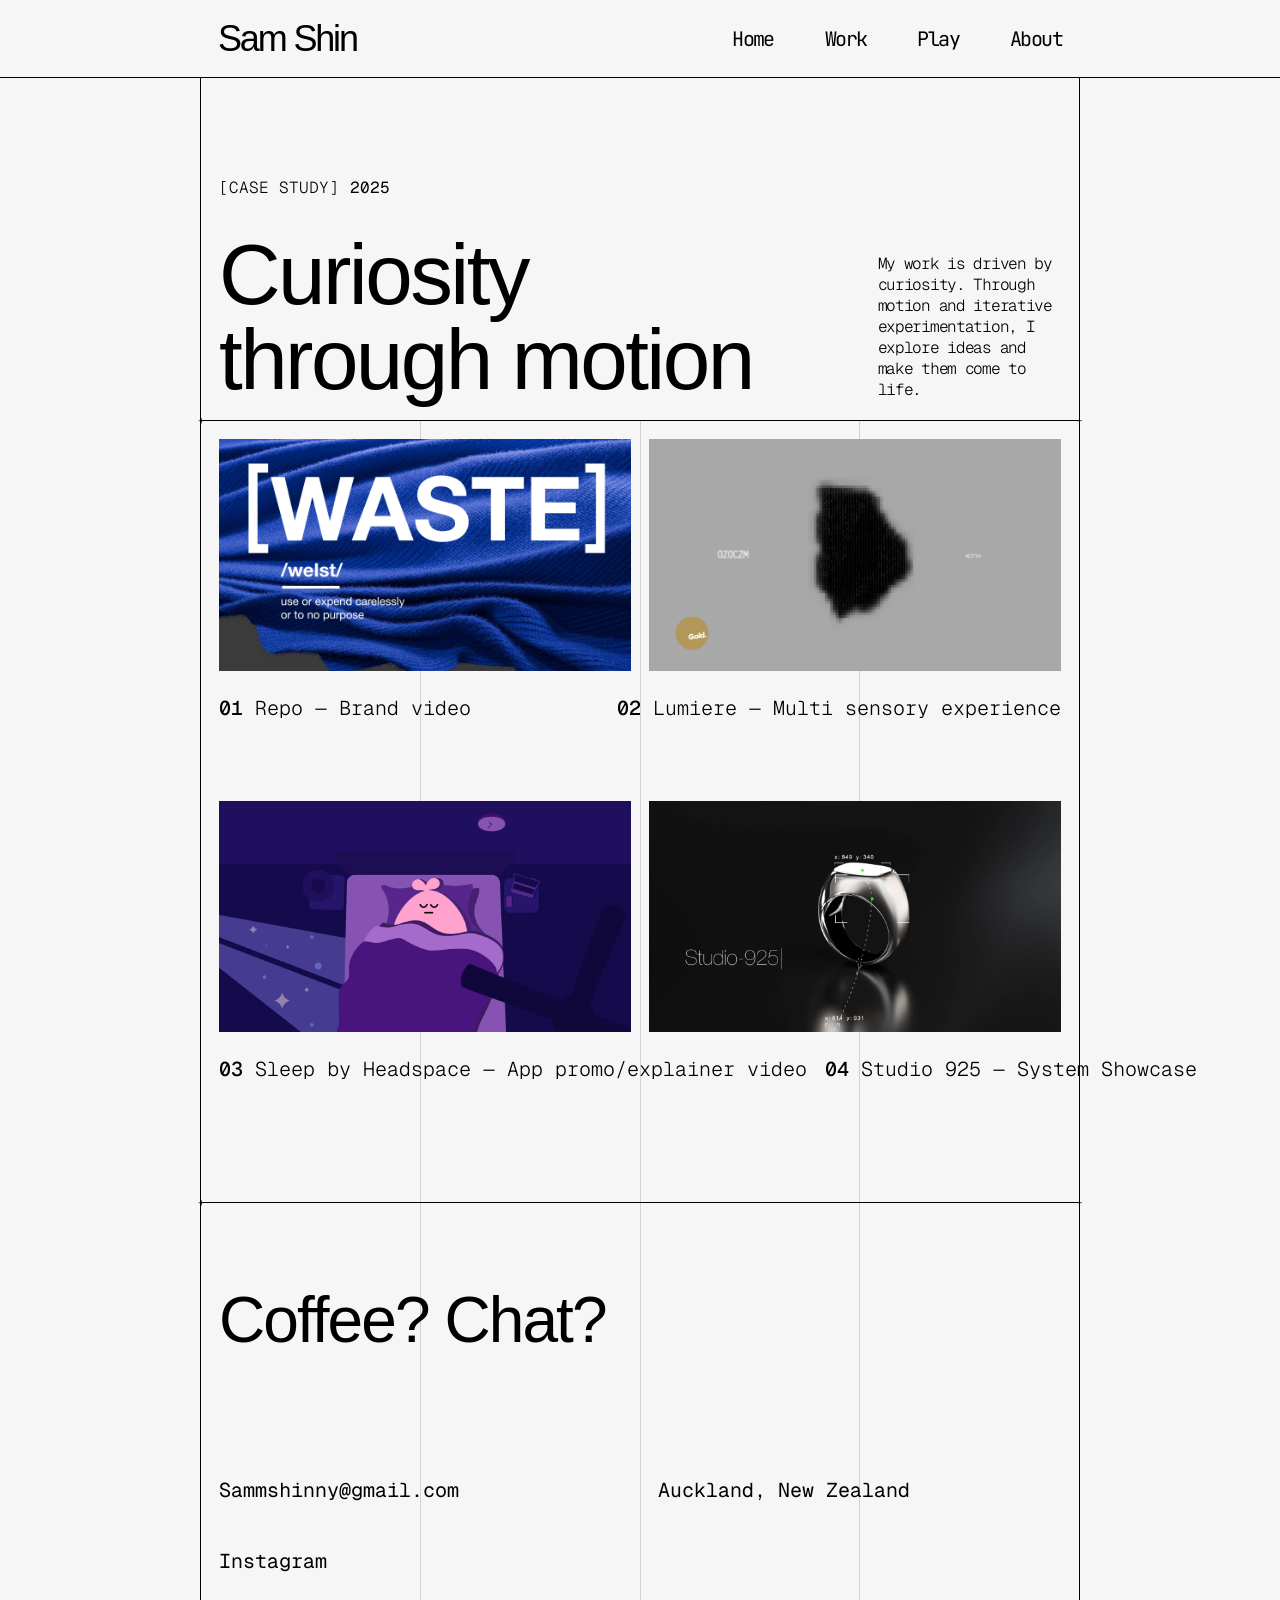
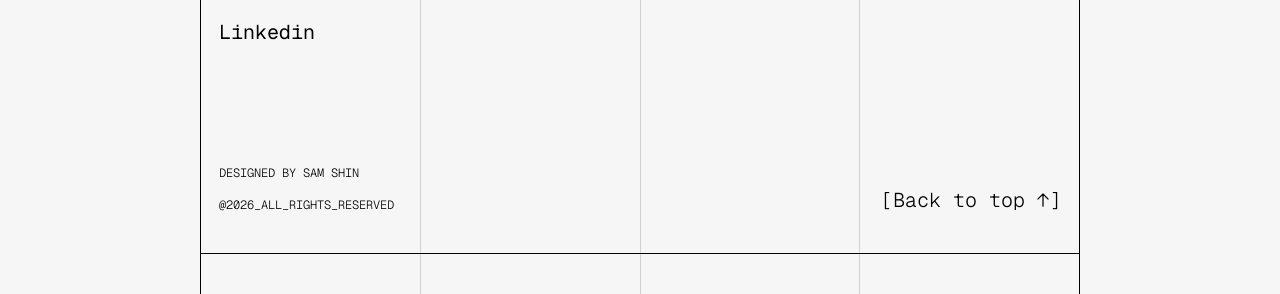
<file: Work.html>
<!DOCTYPE html>
<html lang="en">
<head>
  <meta charset="UTF-8">
  <meta name="viewport" content="width=device-width, initial-scale=1.0">
  <title>Work — Sam Shin</title>
  <link rel="preconnect" href="https://api.fontshare.com">
  <link href="https://api.fontshare.com/v2/css?f[]=switzer@300,400,500&display=swap" rel="stylesheet">
  <link rel="preconnect" href="https://fonts.googleapis.com">
  <link rel="preconnect" href="https://fonts.gstatic.com" crossorigin>
  <link href="https://fonts.googleapis.com/css2?family=Geist+Mono:wght@300;400;500&family=JetBrains+Mono:wght@400&display=swap" rel="stylesheet">
  <link rel="stylesheet" href="site.css">
  <link rel="stylesheet" href="Work.css">
</head>
<body class="fluid">

  <!-- ── HEADER ── -->
  <header class="header">
    <a href="index.html" class="site-name">Sam Shin</a>
    <nav class="header-nav">
      <a href="index.html">Home</a>
      <a href="Work.html">Work</a>
      <a href="play.html">Play</a>
      <a href="about.html">About</a>
    </nav>
  </header>

  <!-- ── MAIN — 4-COLUMN GRID ──
       margin: 0 200px creates the outer rails.
       Grid lines via background-image (no overlay div).
  ── -->
  <main>

    <!-- ── HERO BOX ── -->
    <div class="cs-header">
      <div class="cs-title-col">
        <div class="cs-date-row">
          <span class="t-mono-light">[CASE STUDY]</span>
          <span class="t-mono-regular">2025</span>
        </div>
        <h1 class="cs-title">Curiosity<br>through motion</h1>
      </div>
      <p class="cs-desc t-mono-light">My work is driven by curiosity. Through motion and iterative experimentation, I explore ideas and make them come to life.</p>
      <div class="corner-cross corner-cross--left"  aria-hidden="true"></div>
      <div class="corner-cross corner-cross--right" aria-hidden="true"></div>
    </div>

    <!-- ── THUMBNAIL GRID ── -->
    <section class="work-grid mt-18">

      <!-- Row 1 -->
      <div class="work-thumb-row">
        <a href="repo.html" class="work-thumb">
          <img style="aspect-ratio:1920/1080" src="assets/repo/Frame 1.webp" alt="Repo — Brand video">
          <video src="assets/landingpage/Repo_Thumbnail.mp4" muted loop playsinline></video>
        </a>
        <a href="lumiere.html" class="work-thumb">
          <img style="aspect-ratio:1920/1080" src="assets/landingpage/Lumiere_thumbnail.png" alt="Lumiere — Multi sensory experience">
          <video src="assets/landingpage/Lumiere_Thumbnail.mp4" muted loop playsinline></video>
        </a>
      </div>

      <div class="work-label-row mt-sm">
        <p class="work-label"><span class="t-mono-medium">01</span><span class="t-mono-light"> Repo — Brand video</span></p>
        <p class="work-label"><span class="t-mono-medium">02</span><span class="t-mono-light"> Lumiere — Multi sensory experience</span></p>
      </div>

      <!-- Row 2 -->
      <div class="work-thumb-row mt-xl">
        <a class="work-thumb" href="headspace.html">
          <img style="aspect-ratio:2400/1350" loading="lazy" decoding="async" src="assets/landingpage/headspace_thumbnail.webp" alt="Sleep by Headspace — App promo/explainer video">
          <video src="assets/landingpage/Headspace_Thumbnail.mp4" muted loop playsinline></video>
        </a>
        <a href="studio925.html" class="work-thumb">
          <img style="aspect-ratio:2400/1702" loading="lazy" decoding="async" src="assets/landingpage/studio-925_thumbnail.webp" alt="Studio 925 — System Showcase">
          <video src="assets/landingpage/925_Thumbnail.mp4" muted loop playsinline></video>
        </a>
      </div>

      <div class="work-label-row mt-sm">
        <p class="work-label"><span class="t-mono-medium">03</span><span class="t-mono-light"> Sleep by Headspace — App promo/explainer video</span></p>
        <p class="work-label"><span class="t-mono-medium">04</span><span class="t-mono-light"> Studio 925 — System Showcase</span></p>
      </div>

    </section>

    <!-- ── FOOTER ── -->
    <div class="section-divider mt-2xl">
      <div class="divider-mark divider-mark--left"  aria-hidden="true"></div>
      <div class="divider-mark divider-mark--right" aria-hidden="true"></div>
    </div>

    <footer class="footer mt-xl">

      <p class="footer-headline t-switzer-medium">Coffee? Chat?</p>

      <div class="footer-cols mt-2xl">
        <div class="footer-left">
          <a class="footer-contact t-mono-regular" href="mailto:sammshinny@gmail.com">Sammshinny@gmail.com</a>
          <a class="footer-contact t-mono-regular" href="https://www.instagram.com/sam_sam_sam_shin/" target="_blank" rel="noopener">Instagram</a>
          <a class="footer-contact t-mono-regular" href="https://www.linkedin.com/in/sam-shin-731513104/" target="_blank" rel="noopener">Linkedin</a>
        </div>
        <div class="footer-right">
          <p class="footer-contact t-mono-regular">Auckland, New Zealand</p>
        </div>
      </div>

      <div class="footer-bottom-row mt-2xl mb-md">
        <div class="footer-credits t-mono-light">
          <p>DESIGNED BY SAM SHIN</p>
          <p>@2026_ALL_RIGHTS_RESERVED</p>
        </div>
        <a class="back-to-top t-mono-light" href="#">[Back to top ↑]</a>
      </div>

    </footer>

    <div class="section-divider mb-md"></div>

  </main>

<script>
(function () {

  /* ── Thumbnail hover: show video on enter, revert to img on leave ── */
  document.querySelectorAll('.work-thumb').forEach(function (thumb) {
    var img   = thumb.querySelector('img');
    var video = thumb.querySelector('video');
    if (!video || !img) return;

    thumb.addEventListener('mouseenter', function () {
      img.style.display   = 'none';
      video.style.display = 'block';
      video.currentTime   = 0;
      video.play();
    });

    thumb.addEventListener('mouseleave', function () {
      video.pause();
      video.style.display = 'none';
      img.style.display   = 'block';
    });
  });

  /* ── Back to top ── */
  var btt = document.querySelector('.back-to-top');
  if (btt) btt.addEventListener('click', function (e) {
    e.preventDefault();
    window.scrollTo({ top: 0, behavior: 'smooth' });
  });

}());
</script>
</body>
</html>
</file>
<file: site.css>
/* ══════════════════════════════════════════
   SITE SYSTEM
   Shared by every page. Page stylesheets load after this
   and only hold what is unique to that page.
══════════════════════════════════════════ */

/* ── Tokens ── */
:root {
  --bg:        #f6f6f6;
  --ink:       #000;

  --rail:      200px;   /* outer page margin either side of main */
  --gutter:    18px;    /* text indent inside each column */
  --header-h:  78px;

  --rule:      0.5px solid var(--ink);
  --col-line:  rgba(0, 0, 0, 0.15);
}

/* ── Breakpoints (the same on every page) ──
   desktop ≥ 1200px · tablet 768–1199px · phone < 768px
   CSS can't put variables in @media, so these numbers are repeated
   in the media queries (here, in the RESPONSIVE section at the end of
   this file and in the page stylesheets) and in play.js / fit.js.
   Pages opt in with <body class="fluid">. */
@media (max-width: 1199px) {
  .fluid { --rail: 40px; }
}
@media (max-width: 767px) {
  .fluid { --rail: 16px; --gutter: 12px; --header-h: 60px; }
}

/* ── Reset ── */
*, *::before, *::after { box-sizing: border-box; margin: 0; padding: 0; }

/* ── Base ── */
html, body { background: var(--bg); color: var(--ink); }

/* ── Typography helpers ── */
.t-switzer-medium   { font-family: 'Switzer', sans-serif; font-weight: 500; }
.t-switzer-semibold { font-family: 'Switzer', sans-serif; font-weight: 600; }
.t-switzer-light    { font-family: 'Switzer', sans-serif; font-weight: 300; }
.t-switzer-regular  { font-family: 'Switzer', sans-serif; font-weight: 400; }
.t-mono-regular     { font-family: 'Geist Mono', monospace; font-weight: 400; }
.t-mono-medium      { font-family: 'Geist Mono', monospace; font-weight: 500; }
.t-mono-light       { font-family: 'Geist Mono', monospace; font-weight: 300; }
.t-jetbrains        { font-family: 'JetBrains Mono', monospace; font-weight: 400; }

/* ─────────────────────────
   SITE HEADER (sticky nav)
   Side padding = rail + gutter, so the name and nav line up
   with the text inside the grid on every page.
───────────────────────── */
.header {
  position: sticky;
  top: 0;
  z-index: 100;
  width: 100%;
  height: var(--header-h);
  background: var(--bg);
  border-bottom: var(--rule);
  display: flex;
  align-items: center;
  justify-content: space-between;
  padding: 0 calc(var(--rail) + var(--gutter));
  color: var(--ink);
}

/* Over full-bleed video (home): see-through, white text */
.header--overlay {
  background: transparent;
  color: #fff;
  border-bottom-color: rgba(255, 255, 255, 0.35);
  transition: color 0.5s ease, border-bottom-color 0.5s ease;
}

/* Switched on by JS when the video behind the header is light */
.header--overlay.header--dark {
  color: #000;
  border-bottom-color: rgba(0, 0, 0, 0.35);
}

.site-name {
  font-family: 'Switzer', sans-serif;
  font-weight: 400;
  font-size: 36px;
  letter-spacing: -2.16px;
  color: inherit;
  text-decoration: none;
  line-height: normal;
}

.header-nav {
  display: flex;
  gap: 51px;
  align-items: center;
}

.header-nav a {
  font-family: 'JetBrains Mono', monospace;
  font-weight: 400;
  font-size: 20px;
  letter-spacing: -1.6px;
  color: inherit;
  text-decoration: none;
  line-height: normal;
}

.header-nav a:hover { text-decoration: underline; }

/* ══════════════════════════════════════════
   MASTER 4-COLUMN GRID
   margin positions the grid; the outer rails are real borders,
   so they match every other 0.5px rule on the site.
   Only the inner column lines are lighter (--col-line).
   Each column = (1920 - 400) / 4 = 380px.
   --inner-line-start pushes the faint column lines down;
   case studies set it from JS to the bottom of the meta strip.
══════════════════════════════════════════ */
main {
  display: grid;
  grid-template-columns: repeat(4, 1fr);
  margin: 0 var(--rail);
  border-left:  var(--rule);
  border-right: var(--rule);
  --inner-line-start: 0px;

  /* Inner 3 column dividers */
  background-image:
    linear-gradient(to right,
      transparent 25%,  var(--col-line) 25%,  var(--col-line) calc(25% + 1px),  transparent calc(25% + 1px),
      transparent 50%,  var(--col-line) 50%,  var(--col-line) calc(50% + 1px),  transparent calc(50% + 1px),
      transparent 75%,  var(--col-line) 75%,  var(--col-line) calc(75% + 1px),  transparent calc(75% + 1px)
    );
  background-size:     100% calc(100% - var(--inner-line-start));
  background-position: left var(--inner-line-start);
  background-repeat: no-repeat;
  background-origin: content-box;
  background-clip:   content-box;
}

/* ─────────────────────────
   SECTION DIVIDERS
───────────────────────── */
.section-divider {
  grid-column: 1 / -1;
  height: 0.5px;
  background: var(--ink);
  position: relative;
}

.divider-mark,
.corner-cross {
  position: absolute;
  width: 11px;
  height: 11px;
  display: flex;
  align-items: center;
  justify-content: center;
  font-family: 'Geist Mono', monospace;
  font-weight: 300;
  font-size: 11px;
  line-height: 1;
  color: var(--ink);
  user-select: none;
}
.divider-mark::before,
.corner-cross::before { content: '+'; }

.divider-mark { top: -5.5px; }
.divider-mark--left,
.corner-cross--left  { left:  -5.5px; }
.divider-mark--right,
.corner-cross--right { right: -5.5px; }

/* ─────────────────────────
   CASE STUDY HEADER BOX
   One component for every page header box.
   Subgrid: title in cols 1–2, description in col 4 (344px, per Figma).
   Solid background hides the column lines inside the box only;
   its sides are main's rails, so it has no side borders of its own.
───────────────────────── */
.cs-header {
  grid-column: 1 / -1;
  display: grid;
  grid-template-columns: subgrid;
  align-items: end;
  background: var(--bg);
  border-bottom: var(--rule);
  padding: 148px 0 var(--gutter);
  position: relative;
}

.cs-header .corner-cross { bottom: -5.5px; z-index: 1; }

.cs-title-col {
  grid-column: 1 / 3;
  padding-left: var(--gutter);
  display: flex;
  flex-direction: column;
  gap: 34px;
}

.cs-date-row {
  display: flex;
  align-items: center;
  gap: 11px;
  font-size: 16px;
  line-height: normal;
  white-space: nowrap;
}

.cs-title {
  font-family: 'Switzer', sans-serif;
  font-weight: 500;
  font-size: 128px;
  line-height: 1;
  letter-spacing: -3.84px;
  color: var(--ink);
  white-space: nowrap;
}

.cs-desc {
  grid-column: 4;
  padding: 0 var(--gutter) 2px;
  font-size: 16px;
  letter-spacing: -1.28px;
  line-height: normal;
  color: var(--ink);
}

/* ══════════════════════════════════════════
   RESPONSIVE (pages with <body class="fluid">)
   The ".fluid" prefix also makes these rules win over the page
   stylesheets, which load after this file.
══════════════════════════════════════════ */

/* Big titles shrink with the window below 1920px wide */
.fluid .cs-title { font-size: clamp(44px, 6.67vw, 128px); letter-spacing: -0.03em; }
.fluid .footer-headline { font-size: clamp(44px, 5vw, 96px); letter-spacing: -0.03em; }
.fluid .cs-header { padding-top: clamp(64px, 7.7vw, 148px); }

/* Collages designed at a fixed pixel width (data-fit="<width>") are scaled to
   their container by fit.js, which sets --fit. Desktop only: below 1200px the
   collage sliders stack instead (see "Tablet and phone"), because their text
   would get too small. data-fit-always scales at every width. */
@media (min-width: 1200px) {
  .fluid [data-fit] { width: calc(var(--fit-w) * 1px); zoom: var(--fit, 1); }
  /* keep collage text from shrinking below about 12px on small laptops */
  .fluid .slider-page .slide-text { font-size: clamp(20px, calc(13px / var(--fit, 1)), 24px); }
}
.fluid [data-fit-always] { width: calc(var(--fit-w) * 1px); zoom: var(--fit, 1); }

/* ── Tablet and phone ── */
@media (max-width: 1199px) {
  .fluid .header-nav { gap: 32px; }
  .fluid .cs-desc { grid-column: 3 / -1; }
  .fluid .body-text-col { grid-column: 2 / -1; }
  .fluid .body-text { font-size: 18px; }

  /* Collage sliders: the absolutely placed cells become a simple grid (two
     columns on tablets, one on phones), each image at its own shape. Only the
     current slide is shown; a tap still moves to the next one. */
  .fluid .content-slider:has(.slider-page) { height: auto !important; }
  .fluid .slider-page {
    position: static !important; height: auto !important;
    display: grid !important; grid-template-columns: minmax(0, 1fr) minmax(0, 1fr);
    gap: 12px; align-items: start; padding: 0 var(--gutter);
  }
  .fluid .slider-page:not(.is-active) { display: none !important; }
  .fluid .slider-page .slide-cell,
  .fluid .slider-page .slide-text { position: static !important; width: 100% !important; height: auto !important; }
  .fluid .slider-page .slide-cell img,
  .fluid .slider-page .slide-cell video { height: auto; }
  .fluid .slider-page .slide-text { grid-column: 1 / -1; font-size: 18px; margin: 8px 0; }
  .fluid [data-fit-small] { grid-column: 1 / -1; position: static !important; width: calc(var(--fit-w) * 1px) !important; zoom: var(--fit, 1); }
  .fluid .footer-contact { font-size: 18px; }
}

/* ── Phone: one column ── */
@media (max-width: 767px) {
  .fluid .site-name { font-size: 26px; letter-spacing: -1.4px; }
  .fluid .header-nav { gap: 16px; }
  .fluid .header-nav a { font-size: 15px; letter-spacing: -1px; }

  /* Everything in the page grid goes full width; no column lines */
  .fluid main { background-image: none; }
  .fluid main > * { grid-column: 1 / -1; }

  .fluid .cs-header { display: block; padding-bottom: var(--gutter); }
  .fluid .cs-title-col { gap: 16px; padding-right: var(--gutter); }
  .fluid .cs-title { white-space: normal; overflow-wrap: anywhere; }
  .fluid .cs-date-row { font-size: 14px; }
  .fluid .cs-desc { padding: 20px var(--gutter) 0; font-size: 15px; letter-spacing: -0.8px; }

  /* Footer (the same markup on every page) */
  .fluid .footer { padding: 0 var(--gutter); }
  .fluid .footer-cols { grid-template-columns: 1fr; row-gap: 32px; }
  .fluid .footer-contact { font-size: 16px; }
  .fluid .footer-contact + .footer-contact { margin-top: 24px; }
  .fluid .back-to-top { font-size: 16px; }
  .fluid .footer-credits { padding-left: var(--gutter); }
  .fluid .footer-bottom-row .footer-credits { padding-left: 0; }
  .fluid .footer-bottom-row { flex-direction: column; align-items: flex-start; gap: 28px; }

  /* Case-study blocks (the same class names on every case study) */
  .fluid .hero-section { padding: var(--gutter) var(--gutter) 0; }
  .fluid .meta-strip,
  .fluid .meta-section { grid-template-columns: 1fr 1fr; row-gap: 18px; }
  .fluid .meta-col { padding-left: var(--gutter); padding-right: 8px; }
  .fluid .meta-label,
  .fluid .meta-value { font-size: 14px; }
  .fluid .section-label,
  .fluid .section-label-right { padding-left: var(--gutter); font-size: 14px; white-space: normal; }
  .fluid .body-text-col { grid-column: 1 / -1; padding: 0 var(--gutter); }
  .fluid .body-text { font-size: 17px; }
  .fluid .gallery-2col,
  .fluid .gallery-grid { grid-template-columns: 1fr; gap: 12px; padding-left: var(--gutter); padding-right: var(--gutter); }
  .fluid .gallery-full,
  .fluid .gallery-wide { padding-left: var(--gutter); padding-right: var(--gutter); }
  .fluid .carousel-3col,
  .fluid .gallery-portrait-3col { grid-template-columns: 1fr 1fr; gap: 12px; padding: 0 var(--gutter); }

  .fluid .slider-page { grid-template-columns: minmax(0, 1fr); }
  .fluid .slider-page .slide-text { font-size: 17px; }

  /* Spacing helpers used by every page */
  .fluid .mt-md  { margin-top: 28px; }
  .fluid .mt-lg  { margin-top: 36px; }
  .fluid .mt-xl  { margin-top: 48px; }
  .fluid .mt-2xl { margin-top: 64px; }
}
</file>
<file: about.css>
/* ─────────────────────────
   ABOUT — CONTENT SECTION
   Two halves: the photo collage (cols 1–2) and the text (cols 3–4).
   The collage keeps its Figma pixel positions inside a 760 x 1061 box
   (left = Figma left − 200px rail, top = Figma top − 78px header) and
   fit.js scales that box to the width of its column.
───────────────────────── */
.about-section {
  grid-column: 1 / -1;
  display: grid;
  grid-template-columns: minmax(0, 1fr) minmax(0, 1fr);   /* columns don't stretch to the collage */
}

.about-collage-col { min-width: 0; overflow: hidden; }

.about-collage {
  position: relative;
  height: 1061px;
}

/* ─────────────────────────
   ABOUT — PHOTOS
───────────────────────── */
.about-photo {
  position: absolute;
}

.about-photo img {
  width: 100%;
  height: 100%;
  object-fit: cover;
  display: block;
}

/* ─────────────────────────
   ABOUT — TEXT (right half, cols 3–4)
   At 1920px wide: name 88px in and 399px down, as in Figma.
   Percentage padding is measured against the column's width.
───────────────────────── */
.about-text {
  padding: 52.5% var(--gutter) 0 11.6%;
}

.about-name {
  font-family: 'Switzer', sans-serif;
  font-weight: 400;
  font-size: clamp(56px, 6.67vw, 128px);
  line-height: 1;
  letter-spacing: -0.03em;
  color: #000;
  white-space: nowrap;
}

.about-desc {
  margin: clamp(24px, 3.3vw, 63px) 0 0 6px;
  max-width: 552px;
  font-size: 16px;
  line-height: 1.5;
  color: #000;
}

.about-desc p { margin: 0; }
.about-desc p + p { margin-top: 1em; }

@media (max-width: 1199px) {
  .about-text { padding-left: var(--gutter); }
  .about-desc { font-size: 15px; }
}

@media (max-width: 767px) {
  .about-section { grid-template-columns: minmax(0, 1fr); }
  .about-text { padding: 0 var(--gutter) 56px; }
  .about-desc { margin-left: 2px; }
}

/* ─────────────────────────
   FOOTER
───────────────────────── */
.footer {
  grid-column: 1 / -1;
  padding: 0 18px;
}

.footer-headline {
  font-size: 96px;
  letter-spacing: -2.88px;
  line-height: normal;
  color: #000;
  white-space: nowrap;
}

.footer-cols {
  display: grid;
  grid-template-columns: 1fr 1fr;
  column-gap: 36px;
}

.footer-left {
  display: flex;
  flex-direction: column;
}

.footer-contact {
  display: block;
  font-size: 20px;
  line-height: normal;
  color: #000;
  white-space: nowrap;
  text-decoration: none;
}

.footer-contact + .footer-contact { margin-top: 45px; }
.footer-contact:hover { text-decoration: underline; }

.footer-btt {
  display: flex;
  justify-content: flex-end;
}

.back-to-top {
  font-family: 'Geist Mono', monospace;
  font-weight: 300;
  font-size: 20px;
  line-height: normal;
  color: #000;
  cursor: pointer;
  white-space: nowrap;
  text-decoration: none;
}

.back-to-top:hover { text-decoration: underline; }

.footer-credits {
  grid-column: 1 / -1;
  font-size: 12px;
  line-height: normal;
  color: #000;
  display: flex;
  flex-direction: column;
  gap: 16.5px;
  padding: 13px 0 40px 18px;
}

/* ─────────────────────────
   SPACING TOKENS
───────────────────────── */
.mt-xs  { margin-top: 16px; }
.mt-18  { margin-top: 18px; }
.mt-sm  { margin-top: 24px; }
.mt-md  { margin-top: 40px; }
.mt-lg  { margin-top: 56px; }
.mt-xl  { margin-top: 80px; }
.mt-2xl { margin-top: 120px; }
.mb-sm  { margin-bottom: 24px; }
.mb-md  { margin-bottom: 40px; }
</file>
<file: headspace.css>
/* ─────────────────────────
   HERO VIDEO
   grid-column 1/-1 = full content width.
   padding 18px sides = inset to 218px / 1702px
   giving the 1484px wide video area.
───────────────────────── */
.hero-section {
  grid-column: 1 / -1;
  padding: 18px 18px 0;
}

.hero-media {
  width: 100%;
  aspect-ratio: 1484 / 835;
  background: #d9d9d9;
  overflow: hidden;
  position: relative;
}

.hero-media video {
  width: 100%;
  height: 100%;
  object-fit: cover;
  display: block;
}

/* ── Video controls ── */
.vid-center-play {
  position: absolute;
  left: 50%; top: 50%;
  transform: translate(-50%, -50%);
  width: 80px; height: 80px;
  background: rgba(246, 246, 246, 0.92);
  border: none;
  border-radius: 50%;
  cursor: pointer;
  z-index: 4;
  transition: background 0.15s;
}
.vid-center-play::after {
  content: '';
  position: absolute;
  left: 50%; top: 50%;
  transform: translate(-35%, -50%);
  width: 0; height: 0;
  border-style: solid;
  border-width: 14px 0 14px 24px;
  border-color: transparent transparent transparent #000;
}
.vid-center-play:hover { background: #fff; }
.hero-media.vid-playing .vid-center-play { opacity: 0; pointer-events: none; }

.vid-controls {
  position: absolute;
  bottom: 0; left: 0; right: 0;
  height: 60px;
  padding: 0 22px;
  display: flex;
  align-items: center;
  gap: 16px;
  background: linear-gradient(transparent, rgba(0,0,0,0.54));
  opacity: 0;
  transition: opacity 0.22s ease;
  z-index: 3;
  pointer-events: none;
}
.hero-media:hover .vid-controls { opacity: 1; pointer-events: auto; }

.vid-pp {
  flex-shrink: 0;
  width: 28px; height: 28px;
  background: none; border: none;
  cursor: pointer;
  position: relative;
}
.vid-pp[data-state="paused"]::after {
  content: '';
  position: absolute;
  left: 50%; top: 50%;
  transform: translate(-35%, -50%);
  border-style: solid;
  border-width: 8px 0 8px 14px;
  border-color: transparent transparent transparent #fff;
}
.vid-pp[data-state="playing"]::before {
  content: '';
  position: absolute;
  left: 5px; top: 50%; transform: translateY(-50%);
  width: 4px; height: 16px;
  background: #fff;
}
.vid-pp[data-state="playing"]::after {
  content: '';
  position: absolute;
  right: 5px; top: 50%; transform: translateY(-50%);
  width: 4px; height: 16px;
  background: #fff; border: none;
}

.vid-scrub {
  flex: 1;
  height: 20px;
  display: flex;
  align-items: center;
  cursor: pointer;
  position: relative;
}
.vid-scrub::before {
  content: '';
  position: absolute;
  left: 0; right: 0;
  height: 2px;
  background: rgba(255,255,255,0.35);
  border-radius: 1px;
}
.vid-scrub-fill {
  position: absolute;
  left: 0; top: 50%;
  transform: translateY(-50%);
  height: 2px; width: 0;
  background: #fff;
  border-radius: 1px;
  pointer-events: none;
}

.vid-fs {
  flex-shrink: 0;
  width: 24px; height: 24px;
  background: none; border: none;
  cursor: pointer;
  position: relative;
}
.vid-fs::before {
  content: '';
  position: absolute;
  top: 1px; left: 1px;
  width: 9px; height: 9px;
  border-top: 2px solid #fff;
  border-left: 2px solid #fff;
}
.vid-fs::after {
  content: '';
  position: absolute;
  bottom: 1px; right: 1px;
  width: 9px; height: 9px;
  border-bottom: 2px solid #fff;
  border-right: 2px solid #fff;
}

/* ─────────────────────────
   METADATA STRIP (Contextbox)
   Subgrid maps each meta-col to exactly one
   grid column. Column borders = grid line marks.
───────────────────────── */
.meta-strip {
  grid-column: 1 / -1;
  display: grid;
  grid-template-columns: subgrid;
  padding-top: 15px;
  padding-bottom: 19px;
  position: relative;
  z-index: 2;
}

.meta-strip::before {
  content: "";
  position: absolute;
  top: 0;
  bottom: 0;
  left: 0;
  right: 0;
  background-color: #f6f6f6;
  z-index: -1;
}

.meta-col {
  display: flex;
  flex-direction: column;
  gap: 8px;
  padding-left: 18px;
}

.meta-label {
  font-size: 16px;
  line-height: normal;
  color: #636363;
  white-space: nowrap;
}

.meta-value {
  font-size: 16px;
  line-height: normal;
  color: #000;
}

/* ─────────────────────────
   SECTION LABELS
   col 1 only — label sits flush with grid col start
───────────────────────── */
.section-label {
  grid-column: 1;
  padding-left: 18px;
  font-size: 16px;
  line-height: normal;
  color: #000;
  white-space: nowrap;
}

/* ─────────────────────────
   STYLEFRAMES — 2×2 GALLERY
   padding 0 18px = same 18px inset as hero.
───────────────────────── */
.gallery-2col {
  grid-column: 1 / -1;
  display: grid;
  grid-template-columns: repeat(2, 1fr);
  gap: 36px;
  padding: 0 18px;
}

.gallery-img {
  overflow: hidden;
  width: 100%;
  aspect-ratio: 724 / 407;
}

.gallery-img img {
  width: 100%;
  height: 100%;
  object-fit: cover;
  display: block;
}

/* Full-width styleframe / video */
.gallery-full {
  grid-column: 1 / -1;
  padding: 0 18px;
  overflow: hidden;
  aspect-ratio: 1920 / 1080;
}

.gallery-full img,
.gallery-full video {
  width: 100%;
  height: 100%;
  object-fit: cover;
  display: block;
}

/* ─────────────────────────
   BODY TEXT
   cols 3–4 with 18px indent each side.
   Width = 760px − 36px = 724px (matches Figma).
───────────────────────── */
.body-text-col {
  grid-column: 3 / -1;
  padding: 0 18px;
}

.body-text {
  font-size: 20px;
  line-height: normal;
  color: #000;
}

/* ─────────────────────────
   CAROUSEL — 3+2 GRID
   3-col nested grid wraps naturally: 3 in row 1,
   2 in row 2 (col 3 empty).
───────────────────────── */
.carousel-3col {
  grid-column: 1 / -1;
  display: grid;
  grid-template-columns: repeat(3, 1fr);
  gap: 21px;
  padding: 0 18px;
}

.carousel-cell {
  aspect-ratio: 1;
  overflow: hidden;
  background: #e8e8e8;
}

.carousel-cell img,
.carousel-cell video {
  width: 100%;
  height: 100%;
  object-fit: cover;
  display: block;
}

/* ─────────────────────────
   FOOTER (inside main grid — same as Work / About)
───────────────────────── */
.footer {
  grid-column: 1 / -1;
  padding: 0 18px;
}

.footer-headline {
  font-size: 96px;
  letter-spacing: -2.88px;
  line-height: normal;
  color: #000;
  white-space: nowrap;
}

.footer-cols {
  display: grid;
  grid-template-columns: 1fr 1fr;
  column-gap: 36px;
}

.footer-left { display: flex; flex-direction: column; }

.footer-contact {
  display: block;
  font-size: 20px;
  line-height: normal;
  color: #000;
  white-space: nowrap;
  text-decoration: none;
}
.footer-contact + .footer-contact { margin-top: 45px; }
.footer-contact:hover { text-decoration: underline; }

.footer-btt {
  display: flex;
  justify-content: flex-end;
}

.footer-credits {
  grid-column: 1 / -1;
  padding: 13px 0 40px 18px;
  font-size: 12px;
  line-height: normal;
  color: #000;
  display: flex;
  flex-direction: column;
  gap: 16.5px;
}

.back-to-top {
  font-family: 'Geist Mono', monospace;
  font-weight: 300;
  font-size: 20px;
  line-height: normal;
  color: #000;
  cursor: pointer;
  white-space: nowrap;
  text-decoration: none;
}
.back-to-top:hover { text-decoration: underline; }

/* ─────────────────────────
   CUSTOM CURSOR
───────────────────────── */
.custom-cursor {
  position: fixed;
  top: 0; left: 0;
  pointer-events: none;
  z-index: 9999;
  width: 64px; height: 64px;
  border-radius: 50%;
  background: rgba(0, 0, 0, 0.82);
  display: flex;
  align-items: center;
  justify-content: center;
  font-family: 'Geist Mono', monospace;
  font-size: 9px;
  font-weight: 400;
  letter-spacing: 1.5px;
  color: #fff;
  text-transform: uppercase;
  transform: translate(-50%, -50%);
  opacity: 0;
  transition: opacity 0.12s;
  user-select: none;
}

/* ─────────────────────────
   SPACING TOKENS
───────────────────────── */
.mt-18  { margin-top: 18px; }
.mt-sm  { margin-top: 24px; }
.mt-md  { margin-top: 40px; }
.mt-lg  { margin-top: 56px; }
.mt-xl  { margin-top: 80px; }
.mt-2xl { margin-top: 120px; }
.mb-md  { margin-bottom: 40px; }
</file>
<file: studio925.css>
/* ─────────────────────────
   HERO VIDEO
───────────────────────── */
.hero-section {
  grid-column: 1 / -1;
  padding: 18px 18px 0;
}

.hero-media {
  width: 100%;
  aspect-ratio: 1484 / 835;
  background: #d9d9d9;
  overflow: hidden;
  position: relative;
}

.hero-media video {
  position: absolute;
  top: 0;
  left: 0;
  width: 100%;
  height: 100%;
  object-fit: cover;
  display: block;
}

/* ── Video controls ── */
.vid-center-play {
  position: absolute;
  left: 50%; top: 50%;
  transform: translate(-50%, -50%);
  width: 80px; height: 80px;
  background: rgba(246, 246, 246, 0.92);
  border: none;
  border-radius: 50%;
  cursor: pointer;
  z-index: 4;
  transition: background 0.15s;
}
.vid-center-play::after {
  content: '';
  position: absolute;
  left: 50%; top: 50%;
  transform: translate(-35%, -50%);
  width: 0; height: 0;
  border-style: solid;
  border-width: 14px 0 14px 24px;
  border-color: transparent transparent transparent #000;
}
.vid-center-play:hover { background: #fff; }
.hero-media.vid-playing .vid-center-play { opacity: 0; pointer-events: none; }

.vid-controls {
  position: absolute;
  bottom: 0; left: 0; right: 0;
  height: 60px;
  padding: 0 22px;
  display: flex;
  align-items: center;
  gap: 16px;
  background: linear-gradient(transparent, rgba(0,0,0,0.54));
  opacity: 0;
  transition: opacity 0.22s ease;
  z-index: 3;
  pointer-events: none;
}
.hero-media:hover .vid-controls { opacity: 1; pointer-events: auto; }

.vid-pp {
  flex-shrink: 0;
  width: 28px; height: 28px;
  background: none; border: none;
  cursor: pointer;
  position: relative;
}
.vid-pp[data-state="paused"]::after {
  content: '';
  position: absolute;
  left: 50%; top: 50%;
  transform: translate(-35%, -50%);
  border-style: solid;
  border-width: 8px 0 8px 14px;
  border-color: transparent transparent transparent #fff;
}
.vid-pp[data-state="playing"]::before {
  content: '';
  position: absolute;
  left: 5px; top: 50%; transform: translateY(-50%);
  width: 4px; height: 16px;
  background: #fff;
}
.vid-pp[data-state="playing"]::after {
  content: '';
  position: absolute;
  right: 5px; top: 50%; transform: translateY(-50%);
  width: 4px; height: 16px;
  background: #fff; border: none;
}

.vid-scrub {
  flex: 1;
  height: 20px;
  display: flex;
  align-items: center;
  cursor: pointer;
  position: relative;
}
.vid-scrub::before {
  content: '';
  position: absolute;
  left: 0; right: 0;
  height: 2px;
  background: rgba(255,255,255,0.35);
  border-radius: 1px;
}
.vid-scrub-fill {
  position: absolute;
  left: 0; top: 50%;
  transform: translateY(-50%);
  height: 2px; width: 0;
  background: #fff;
  border-radius: 1px;
  pointer-events: none;
}

.vid-fs {
  flex-shrink: 0;
  width: 24px; height: 24px;
  background: none; border: none;
  cursor: pointer;
  position: relative;
}
.vid-fs::before {
  content: '';
  position: absolute;
  top: 1px; left: 1px;
  width: 9px; height: 9px;
  border-top: 2px solid #fff;
  border-left: 2px solid #fff;
}
.vid-fs::after {
  content: '';
  position: absolute;
  bottom: 1px; right: 1px;
  width: 9px; height: 9px;
  border-bottom: 2px solid #fff;
  border-right: 2px solid #fff;
}

/* ─────────────────────────
   METADATA STRIP
───────────────────────── */
.meta-strip {
  grid-column: 1 / -1;
  display: grid;
  grid-template-columns: subgrid;
  padding-top: 15px;
  padding-bottom: 19px;
  position: relative;
  z-index: 2;
}

.meta-strip::before {
  content: "";
  position: absolute;
  inset: 0;
  background-color: #f6f6f6;
  z-index: -1;
}

.meta-col {
  display: flex;
  flex-direction: column;
  gap: 8px;
  padding-left: 18px;
}

.meta-label {
  font-size: 16px;
  line-height: normal;
  color: #636363;
  white-space: nowrap;
}

.meta-value {
  font-size: 16px;
  line-height: normal;
  color: #000;
}

/* ─────────────────────────
   SECTION LABELS
───────────────────────── */
.section-label {
  grid-column: 1;
  padding-left: 18px;
  font-size: 16px;
  line-height: normal;
  color: #000;
  white-space: nowrap;
}

/* ─────────────────────────
   SECTION LABEL — right cols (3–4)
   Used for [Problem identification] which
   sits in the right half per Figma.
───────────────────────── */
.section-label-right {
  grid-column: 3 / -1;
  padding-left: 18px;
  font-size: 16px;
  line-height: normal;
  color: #000;
  white-space: nowrap;
}

/* ─────────────────────────
   GALLERIES
───────────────────────── */

/* Full-width single image or video (16:9) */
.gallery-full {
  grid-column: 1 / -1;
  padding: 0 18px;
  overflow: hidden;
  aspect-ratio: 1920 / 1080;
}

/* Full-width wide image (talkcustom 2:1 ratio) */
.gallery-wide {
  grid-column: 1 / -1;
  padding: 0 18px;
  overflow: hidden;
  aspect-ratio: 1484 / 708;
}

.gallery-wide img {
  width: 100%;
  height: 100%;
  object-fit: cover;
  display: block;
}

.gallery-full img,
.gallery-full video {
  width: 100%;
  height: 100%;
  object-fit: cover;
  display: block;
}

/* 2-column paired gallery */
.gallery-2col {
  grid-column: 1 / -1;
  display: grid;
  grid-template-columns: repeat(2, 1fr);
  gap: 36px;
  padding: 0 18px;
}

.gallery-img {
  overflow: hidden;
  width: 100%;
  aspect-ratio: 16 / 9;
}

.gallery-img img {
  width: 100%;
  height: 100%;
  object-fit: cover;
  display: block;
}

/* 3-column portrait gallery (ring product photos) */
.gallery-portrait-3col {
  grid-column: 1 / -1;
  display: grid;
  grid-template-columns: repeat(3, 1fr);
  gap: 36px;
  padding: 0 18px;
}

.gallery-portrait-cell {
  overflow: hidden;
  width: 100%;
  aspect-ratio: 3 / 4;
}

.gallery-portrait-cell img {
  width: 100%;
  height: 100%;
  object-fit: cover;
  display: block;
}

/* ─────────────────────────
   BODY TEXT (cols 3–4)
───────────────────────── */
.body-text-col {
  grid-column: 3 / -1;
  padding: 0 18px;
}

.body-text {
  font-size: 20px;
  line-height: normal;
  color: #000;
}

/* ─────────────────────────
   HORIZONTAL CLICK-TO-ADVANCE SLIDESHOWS
   Width = full content area (1484px via margin: 0 18px).
   aspect-ratio is set inline per slider to match Figma heights.
   JS advances the track with translateX, counter updates.
───────────────────────── */
.content-slider {
  grid-column: 1 / -1;
  margin: 0 18px;
  overflow: hidden;
  position: relative;
  cursor: pointer;
  user-select: none;
}

.slider-track {
  display: flex;
  transition: transform 0.55s cubic-bezier(0.77, 0, 0.175, 1);
  height: 100%;
}

.slide-cell {
  flex: 0 0 100%;
  height: 100%;
}

/* Slide counter — bottom right, Figma: left=calc(75%+231px) ≈ right edge */
.slide-counter {
  position: absolute;
  bottom: 0;
  right: 0;
  font-size: 20px;
  line-height: normal;
  color: #000;
  padding-bottom: 16px;
  pointer-events: none;
}

/* Two-column layout inside a slide */
.slide-cols {
  display: grid;
  grid-template-columns: 1fr 1fr;
  gap: 36px;
  height: 100%;
}

.slide-col {
  display: flex;
  flex-direction: column;
  gap: 36px;
  height: 100%;
}

/* Image cell inside a slide — flex-grows to fill available height */
.slide-img {
  flex: 1;
  overflow: hidden;
  min-height: 0;
}

.slide-img img {
  width: 100%;
  height: 100%;
  object-fit: cover;
  display: block;
}

/* Side-by-side pair within a slide column */
.slide-pair {
  flex: 1;
  display: grid;
  grid-template-columns: 1fr 1fr;
  gap: 36px;
  min-height: 0;
}

.slide-pair .slide-img {
  flex: none;
}

/* Single full-width image slide (systems slide 1) */
.slide-single {
  width: 100%;
  height: 100%;
  overflow: hidden;
}

.slide-single img {
  width: 100%;
  height: 100%;
  object-fit: cover;
  display: block;
}

/* 2×2 grid slide (user testing, coha ring) */
.slide-grid-2x2 {
  display: grid;
  grid-template-columns: 1fr 1fr;
  grid-template-rows: 1fr 1fr;
  gap: 36px;
  height: 100%;
}

.slide-grid-2x2 .slide-img {
  flex: none;
  height: 100%;
}

/* ─────────────────────────
   FOOTER (inside main grid)
───────────────────────── */
.footer {
  grid-column: 1 / -1;
  padding: 0 18px;
}

.footer-headline {
  font-size: 96px;
  letter-spacing: -2.88px;
  line-height: normal;
  color: #000;
  white-space: nowrap;
}

.footer-cols {
  display: grid;
  grid-template-columns: 1fr 1fr;
  column-gap: 36px;
}

.footer-left { display: flex; flex-direction: column; }

.footer-contact {
  display: block;
  font-size: 20px;
  line-height: normal;
  color: #000;
  white-space: nowrap;
  text-decoration: none;
}
.footer-contact + .footer-contact { margin-top: 45px; }
.footer-contact:hover { text-decoration: underline; }

.footer-btt {
  display: flex;
  justify-content: flex-end;
}

.footer-credits {
  grid-column: 1 / -1;
  padding: 13px 0 40px 18px;
  font-size: 12px;
  line-height: normal;
  color: #000;
  display: flex;
  flex-direction: column;
  gap: 16.5px;
}

.back-to-top {
  font-family: 'Geist Mono', monospace;
  font-weight: 300;
  font-size: 20px;
  line-height: normal;
  color: #000;
  cursor: pointer;
  white-space: nowrap;
  text-decoration: none;
}
.back-to-top:hover { text-decoration: underline; }

/* ─────────────────────────
   CUSTOM CURSOR
───────────────────────── */
.custom-cursor {
  position: fixed;
  top: 0; left: 0;
  pointer-events: none;
  z-index: 9999;
  width: 64px; height: 64px;
  border-radius: 50%;
  background: rgba(0, 0, 0, 0.82);
  display: flex;
  align-items: center;
  justify-content: center;
  font-family: 'Geist Mono', monospace;
  font-size: 9px;
  font-weight: 400;
  letter-spacing: 1.5px;
  color: #fff;
  text-transform: uppercase;
  transform: translate(-50%, -50%);
  opacity: 0;
  transition: opacity 0.12s;
  user-select: none;
}

/* ─────────────────────────
   SPACING TOKENS
───────────────────────── */
.mt-18  { margin-top: 18px; }
.mt-sm  { margin-top: 24px; }
.mt-md  { margin-top: 40px; }
.mt-lg  { margin-top: 56px; }
.mt-xl  { margin-top: 80px; }
.mt-2xl { margin-top: 120px; }
.mb-sm  { margin-bottom: 24px; }
.mb-md  { margin-bottom: 40px; }

/* ─────────────────────────
   RESPONSIVE (breakpoints as in site.css)
   The sliders keep their shape (aspect-ratio) at every width;
   only the gaps and type get smaller.
───────────────────────── */
@media (max-width: 1199px) {
  .slide-cols, .slide-col, .slide-pair, .slide-grid-2x2 { gap: 18px; }
}
@media (max-width: 767px) {
  .content-slider { margin: 0 var(--gutter); }
  .slide-cols, .slide-col, .slide-pair, .slide-grid-2x2 { gap: 8px; }
  .slide-counter { font-size: 14px; padding-bottom: 6px; }
}
</file>
<file: Work.css>
/* ─────────────────────────
   WORK THUMBNAIL GRID
   grid-column 1/-1 spans the full content width.
   padding: 0 18px = inner text indent, giving
   thumbnails 1484px wide (1520 - 36px = 1484px).
───────────────────────── */
.work-grid {
  grid-column: 1 / -1;
  padding: 0 18px;
}

.work-thumb-row {
  display: grid;
  grid-template-columns: 1fr 1fr;
  gap: 18px;
}

.work-thumb {
  position: relative;
  overflow: hidden;
  background: #000;
  aspect-ratio: 733 / 412;
  display: block;
}

.work-thumb img,
.work-thumb video {
  position: absolute;
  inset: 0;
  width: 100%;
  height: 100%;
  object-fit: cover;
  display: block;
}

/* Video hidden by default; shown on hover via JS */
.work-thumb video { display: none; }

a.work-thumb { cursor: pointer; }

.work-label-row {
  display: grid;
  grid-template-columns: 1fr 1fr;
  gap: 18px;
}

.work-label {
  font-size: 20px;
  line-height: normal;
  color: #000;
  white-space: nowrap;
}

/* ─────────────────────────
   FOOTER
───────────────────────── */
.footer {
  grid-column: 1 / -1;
  padding: 0 18px;
}

.footer-headline {
  font-size: 96px;
  letter-spacing: -2.88px;
  line-height: normal;
  color: #000;
  white-space: nowrap;
}

.footer-cols {
  display: grid;
  grid-template-columns: 1fr 1fr;
  column-gap: 36px;
}

.footer-left {
  display: flex;
  flex-direction: column;
}

.footer-contact {
  display: block;
  font-size: 20px;
  line-height: normal;
  color: #000;
  white-space: nowrap;
  text-decoration: none;
}

.footer-contact + .footer-contact { margin-top: 45px; }
.footer-contact:hover { text-decoration: underline; }

.footer-bottom-row {
  display: flex;
  justify-content: space-between;
  align-items: flex-end;
}

.footer-credits {
  font-size: 12px;
  line-height: normal;
  color: #000;
  display: flex;
  flex-direction: column;
  gap: 16.5px;
}

.back-to-top {
  font-family: 'Geist Mono', monospace;
  font-weight: 300;
  font-size: 20px;
  line-height: normal;
  color: #000;
  cursor: pointer;
  white-space: nowrap;
  text-decoration: none;
}

.back-to-top:hover { text-decoration: underline; }

/* ─────────────────────────
   SPACING TOKENS
───────────────────────── */
.mt-xs  { margin-top: 16px; }
.mt-18  { margin-top: 18px; }
.mt-sm  { margin-top: 24px; }
.mt-md  { margin-top: 40px; }
.mt-lg  { margin-top: 56px; }
.mt-xl  { margin-top: 80px; }
.mt-2xl { margin-top: 120px; }
.mb-sm  { margin-bottom: 24px; }
.mb-md  { margin-bottom: 40px; }

/* ─────────────────────────
   RESPONSIVE (breakpoints as in site.css)
───────────────────────── */
@media (max-width: 1199px) {
  .work-label { white-space: normal; font-size: 16px; }
}

/* Phone: one project per row, each thumbnail followed by its own label.
   The rows dissolve (display: contents) and `order` pairs them up. */
@media (max-width: 767px) {
  .work-grid { display: grid; grid-template-columns: 1fr; row-gap: 10px; padding: 0 var(--gutter); }
  .work-thumb-row, .work-label-row { display: contents; }
  .work-grid > :nth-child(1) > :nth-child(1) { order: 1; }
  .work-grid > :nth-child(2) > :nth-child(1) { order: 2; }
  .work-grid > :nth-child(1) > :nth-child(2) { order: 3; }
  .work-grid > :nth-child(2) > :nth-child(2) { order: 4; }
  .work-grid > :nth-child(3) > :nth-child(1) { order: 5; }
  .work-grid > :nth-child(4) > :nth-child(1) { order: 6; }
  .work-grid > :nth-child(3) > :nth-child(2) { order: 7; }
  .work-grid > :nth-child(4) > :nth-child(2) { order: 8; }
  .work-label { font-size: 15px; margin-bottom: 26px; }
}
</file>
